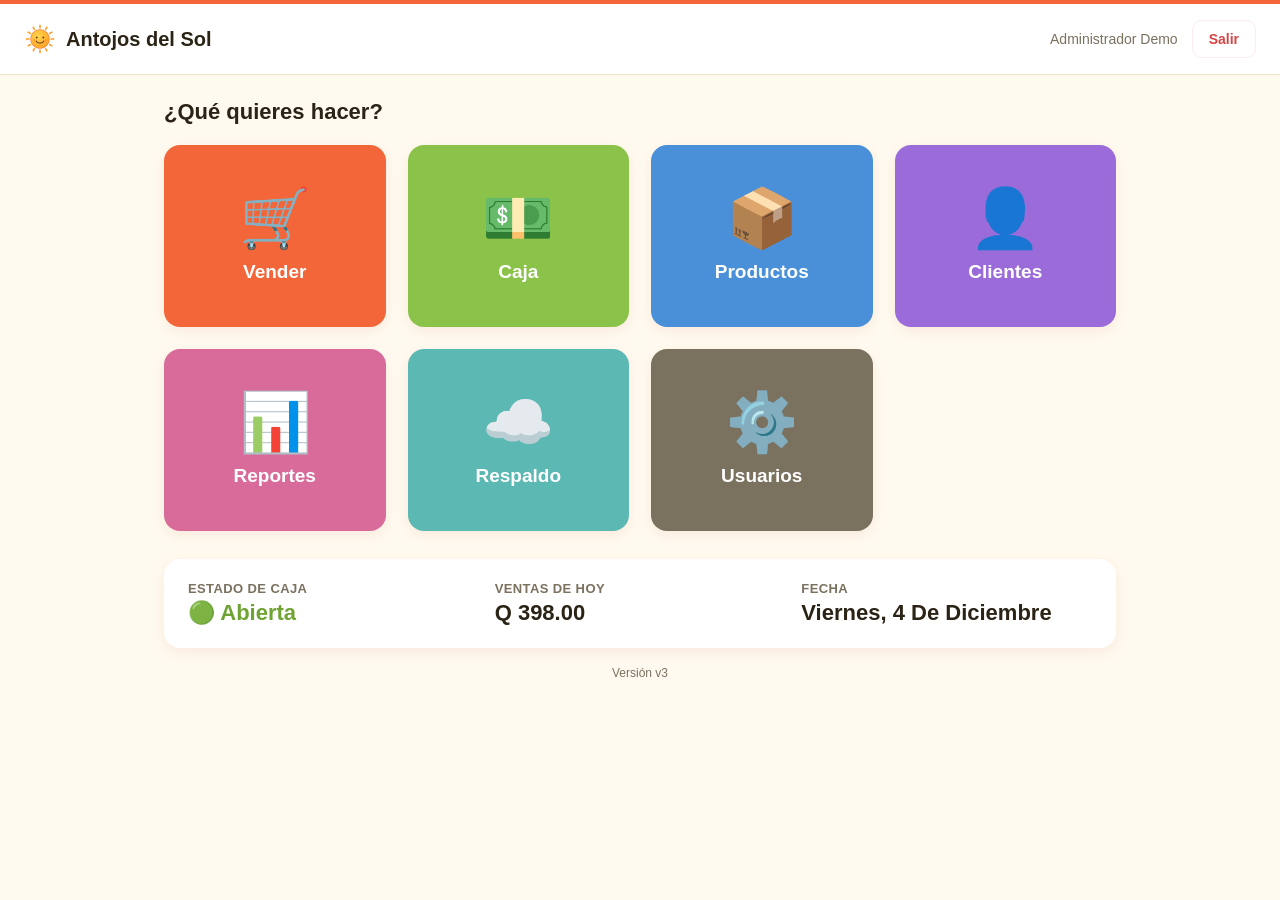
<file: index.html>
<!DOCTYPE html>
<html lang="es">
<head>
  <meta charset="UTF-8" />
  <meta name="viewport" content="width=device-width, initial-scale=1, maximum-scale=1, user-scalable=no, viewport-fit=cover" />
  <title>Antojos del Sol - Control de Ventas</title>

  <link rel="manifest" href="manifest.json" />
  <meta name="theme-color" content="#f2663a" />

  <!-- Soporte específico para "Agregar a inicio" en iOS/Safari -->
  <meta name="apple-mobile-web-app-capable" content="yes" />
  <meta name="apple-mobile-web-app-status-bar-style" content="black-translucent" />
  <meta name="apple-mobile-web-app-title" content="Antojos del Sol" />
  <link rel="apple-touch-icon" href="icons/icon-192.png" />

  <link rel="stylesheet" href="css/styles.css" />
  <link rel="stylesheet" href="css/movil.css" />
</head>
<body>
  <div class="pantalla-login">
    <div class="tarjeta-login">
      <div class="tarjeta-login__logo">
        <img src="icons/logo.png" alt="Antojos del Sol" class="logo-imagen" />
      </div>
      <h1 id="titulo-app">Iniciar sesión</h1>
      <p class="subtitulo" id="subtitulo-app">Antojos del Sol</p>

      <!-- Login normal -->
      <form id="form-login" class="oculto">
        <div class="mensaje-error" id="error-login"></div>

        <div class="campo">
          <label for="login-usuario">Usuario</label>
          <input type="text" id="login-usuario" autocomplete="username" autocapitalize="none" required />
        </div>

        <div class="campo">
          <label for="login-password">Contraseña</label>
          <input type="password" id="login-password" autocomplete="current-password" required />
        </div>

        <button type="submit" class="boton boton-primario">Entrar</button>
      </form>

      <!-- Primer arranque: crear cuenta de dueña -->
      <form id="form-setup" class="oculto">
        <div class="mensaje-error" id="error-setup"></div>

        <div class="campo">
          <label for="setup-nombre">Tu nombre</label>
          <input type="text" id="setup-nombre" autocomplete="name" required />
        </div>

        <div class="campo">
          <label for="setup-usuario">Usuario</label>
          <input type="text" id="setup-usuario" autocomplete="username" autocapitalize="none" required />
        </div>

        <div class="campo">
          <label for="setup-password">Contraseña</label>
          <input type="password" id="setup-password" autocomplete="new-password" required />
        </div>

        <div class="campo">
          <label for="setup-password-confirma">Confirmar contraseña</label>
          <input type="password" id="setup-password-confirma" autocomplete="new-password" required />
        </div>

        <button type="submit" class="boton boton-primario">Crear cuenta y entrar</button>
      </form>

      <p class="pie-login">Versión de demostración · Usuario: <b>demo</b> · Contraseña: <b>demo</b></p>
      <p class="pie-login"><button type="button" id="boton-restablecer-demo" style="background:none;border:0;color:inherit;text-decoration:underline;font-size:inherit;padding:0">Restablecer datos de ejemplo</button></p>
    </div>
  </div>

  <script src="js/sha256.js"></script>
  <script src="js/db.js"></script>
  <script src="js/auth.js"></script>
  <script src="js/demo-seed.js"></script>
  <script src="js/app.js"></script>
  <script src="js/registrar-sw.js"></script>
</body>
</html>
</file>
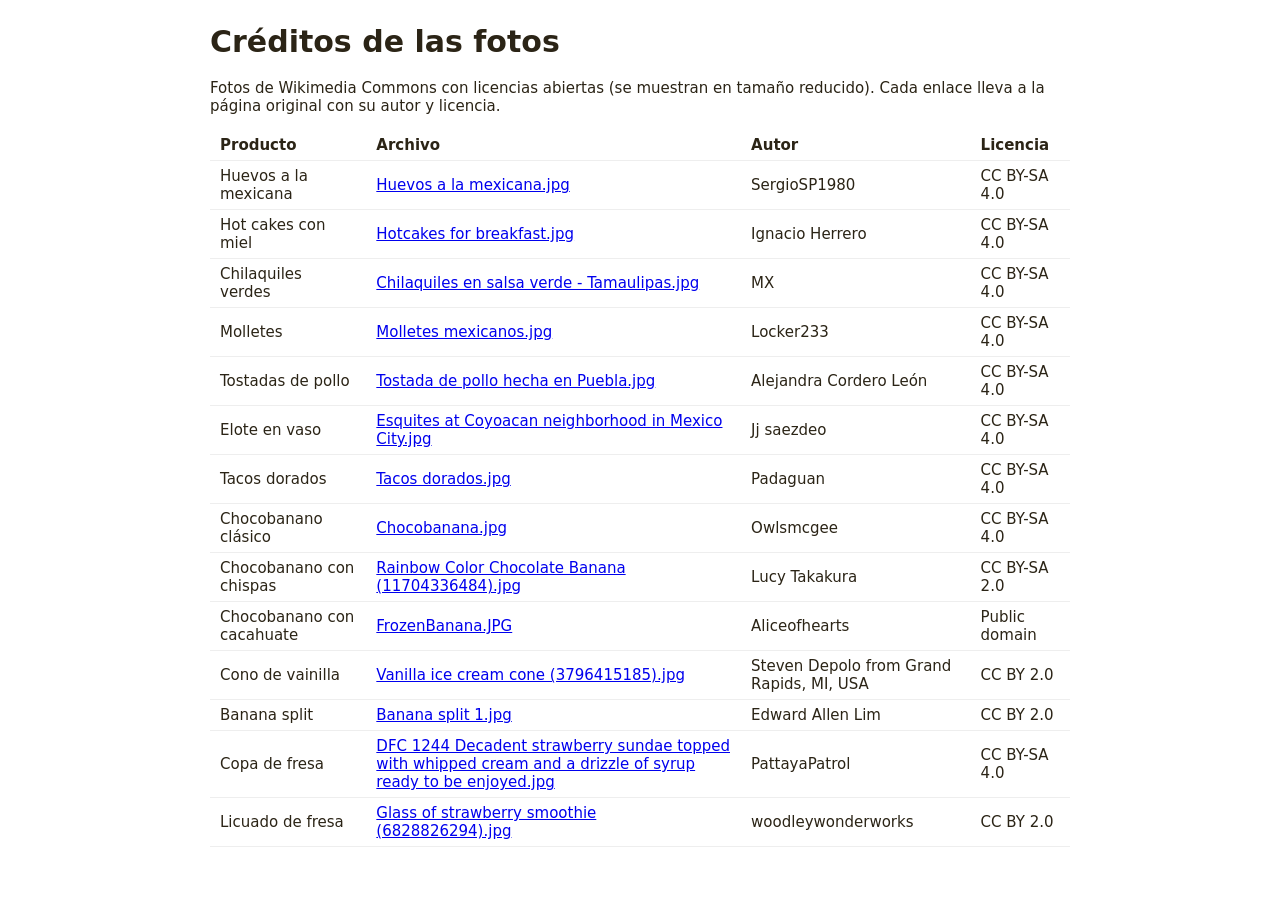
<file: creditos.html>
<!doctype html><html lang="es"><head><meta charset="utf-8"><meta name="viewport" content="width=device-width,initial-scale=1"><title>Créditos de las fotos</title><style>body{font:15px system-ui;max-width:860px;margin:24px auto;padding:0 16px;color:#2b2416}td,th{padding:6px 10px;border-bottom:1px solid #eee;text-align:left}table{border-collapse:collapse;width:100%}</style></head><body><h1>Créditos de las fotos</h1><p>Fotos de Wikimedia Commons con licencias abiertas (se muestran en tamaño reducido). Cada enlace lleva a la página original con su autor y licencia.</p><table><tr><th>Producto</th><th>Archivo</th><th>Autor</th><th>Licencia</th></tr><tr><td>Huevos a la mexicana</td><td><a href="https://commons.wikimedia.org/w/index.php?curid=106512862">Huevos a la mexicana.jpg</a></td><td>SergioSP1980</td><td>CC BY-SA 4.0</td></tr><tr><td>Hot cakes con miel</td><td><a href="https://commons.wikimedia.org/w/index.php?curid=106297122">Hotcakes for breakfast.jpg</a></td><td>Ignacio Herrero</td><td>CC BY-SA 4.0</td></tr><tr><td>Chilaquiles verdes</td><td><a href="https://commons.wikimedia.org/w/index.php?curid=73809104">Chilaquiles en salsa verde - Tamaulipas.jpg</a></td><td>MX</td><td>CC BY-SA 4.0</td></tr><tr><td>Molletes</td><td><a href="https://commons.wikimedia.org/w/index.php?curid=42599910">Molletes mexicanos.jpg</a></td><td>Locker233</td><td>CC BY-SA 4.0</td></tr><tr><td>Tostadas de pollo</td><td><a href="https://commons.wikimedia.org/w/index.php?curid=106005598">Tostada de pollo hecha en Puebla.jpg</a></td><td>Alejandra Cordero León</td><td>CC BY-SA 4.0</td></tr><tr><td>Elote en vaso</td><td><a href="https://commons.wikimedia.org/w/index.php?curid=87152675">Esquites at Coyoacan neighborhood in Mexico City.jpg</a></td><td>Jj saezdeo</td><td>CC BY-SA 4.0</td></tr><tr><td>Tacos dorados</td><td><a href="https://commons.wikimedia.org/w/index.php?curid=36390924">Tacos dorados.jpg</a></td><td>Padaguan</td><td>CC BY-SA 4.0</td></tr><tr><td>Chocobanano clásico</td><td><a href="https://commons.wikimedia.org/w/index.php?curid=47344068">Chocobanana.jpg</a></td><td>Owlsmcgee</td><td>CC BY-SA 4.0</td></tr><tr><td>Chocobanano con chispas</td><td><a href="https://commons.wikimedia.org/w/index.php?curid=54683273">Rainbow Color Chocolate Banana (11704336484).jpg</a></td><td>Lucy Takakura</td><td>CC BY-SA 2.0</td></tr><tr><td>Chocobanano con cacahuate</td><td><a href="https://commons.wikimedia.org/w/index.php?curid=4882138">FrozenBanana.JPG</a></td><td>Aliceofhearts</td><td>Public domain</td></tr><tr><td>Cono de vainilla</td><td><a href="https://commons.wikimedia.org/w/index.php?curid=28848855">Vanilla ice cream cone (3796415185).jpg</a></td><td>Steven Depolo from Grand Rapids, MI, USA</td><td>CC BY 2.0</td></tr><tr><td>Banana split</td><td><a href="https://commons.wikimedia.org/w/index.php?curid=70288050">Banana split 1.jpg</a></td><td>Edward Allen Lim</td><td>CC BY 2.0</td></tr><tr><td>Copa de fresa</td><td><a href="https://commons.wikimedia.org/w/index.php?curid=194283804">DFC 1244 Decadent strawberry sundae topped with whipped cream and a drizzle of syrup ready to be enjoyed.jpg</a></td><td>PattayaPatrol</td><td>CC BY-SA 4.0</td></tr><tr><td>Licuado de fresa</td><td><a href="https://commons.wikimedia.org/w/index.php?curid=39796214">Glass of strawberry smoothie (6828826294).jpg</a></td><td>woodleywonderworks</td><td>CC BY 2.0</td></tr></table></body></html>
</file>
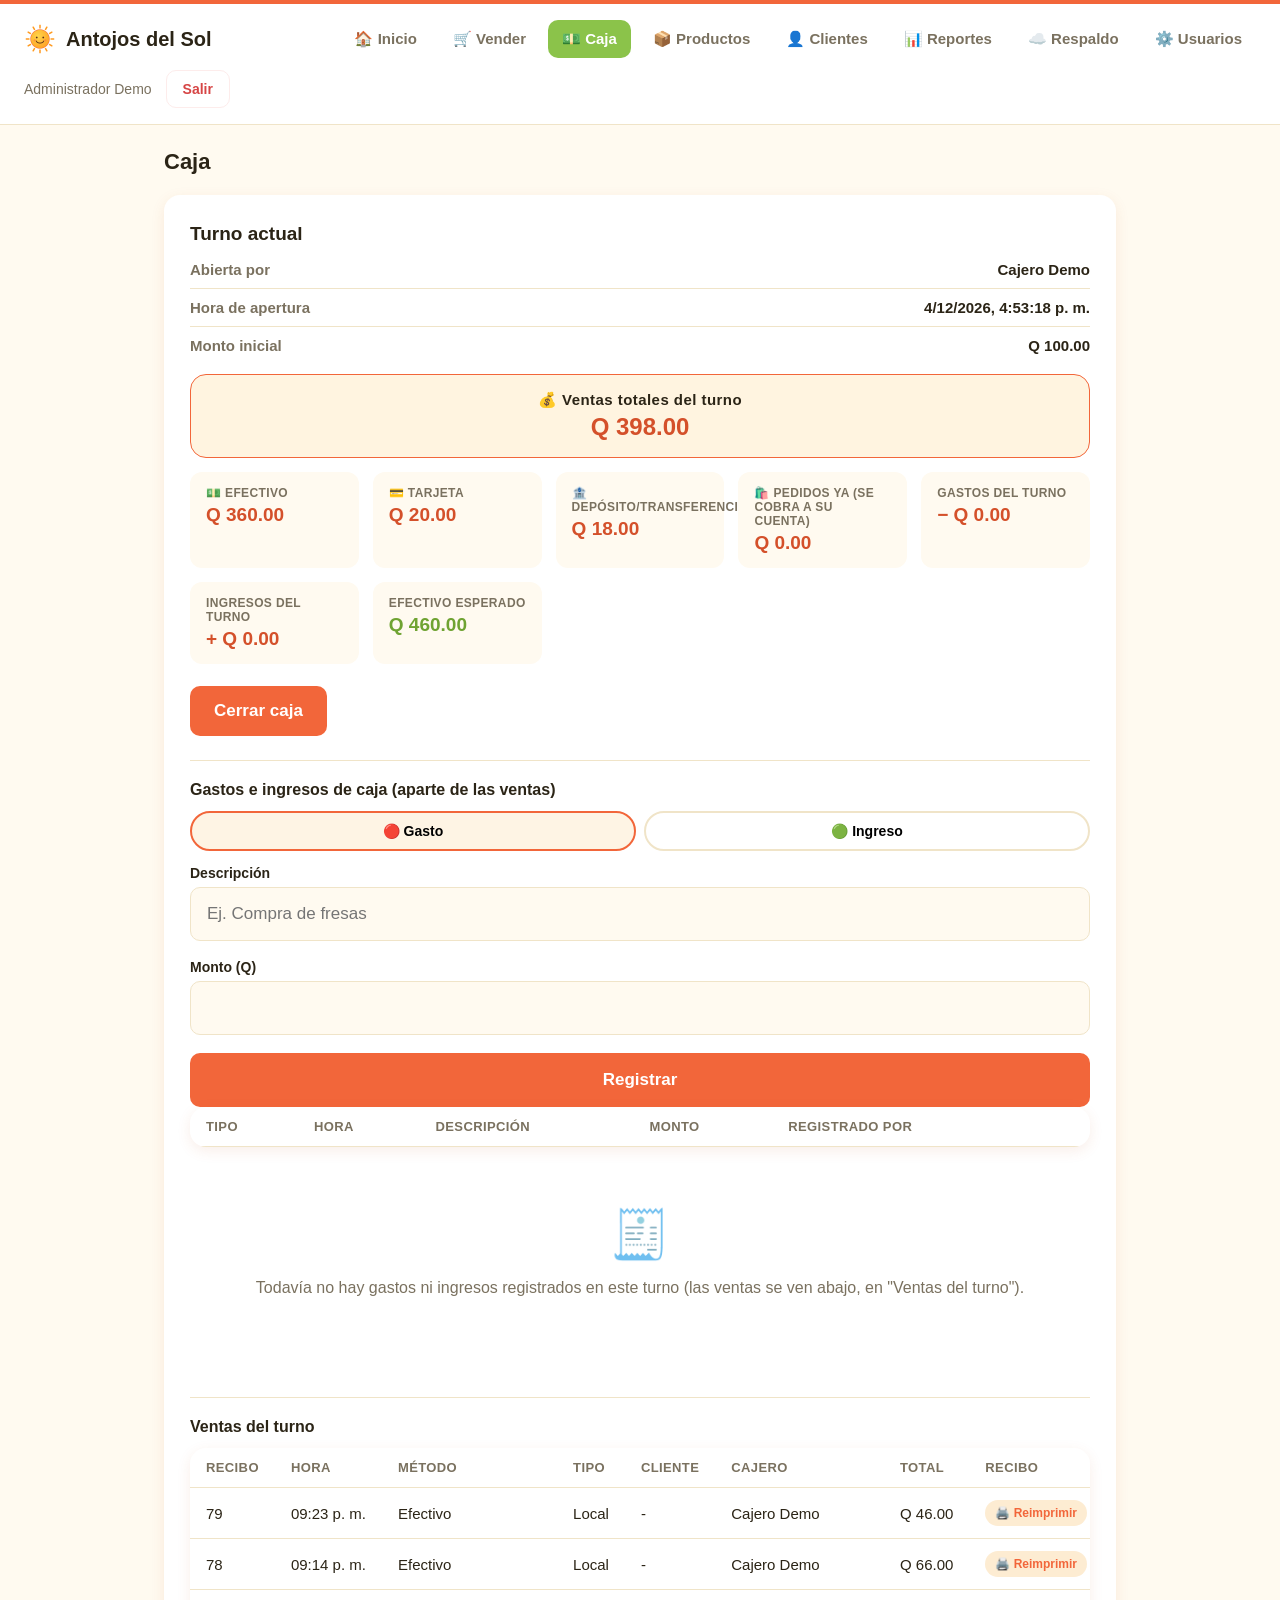
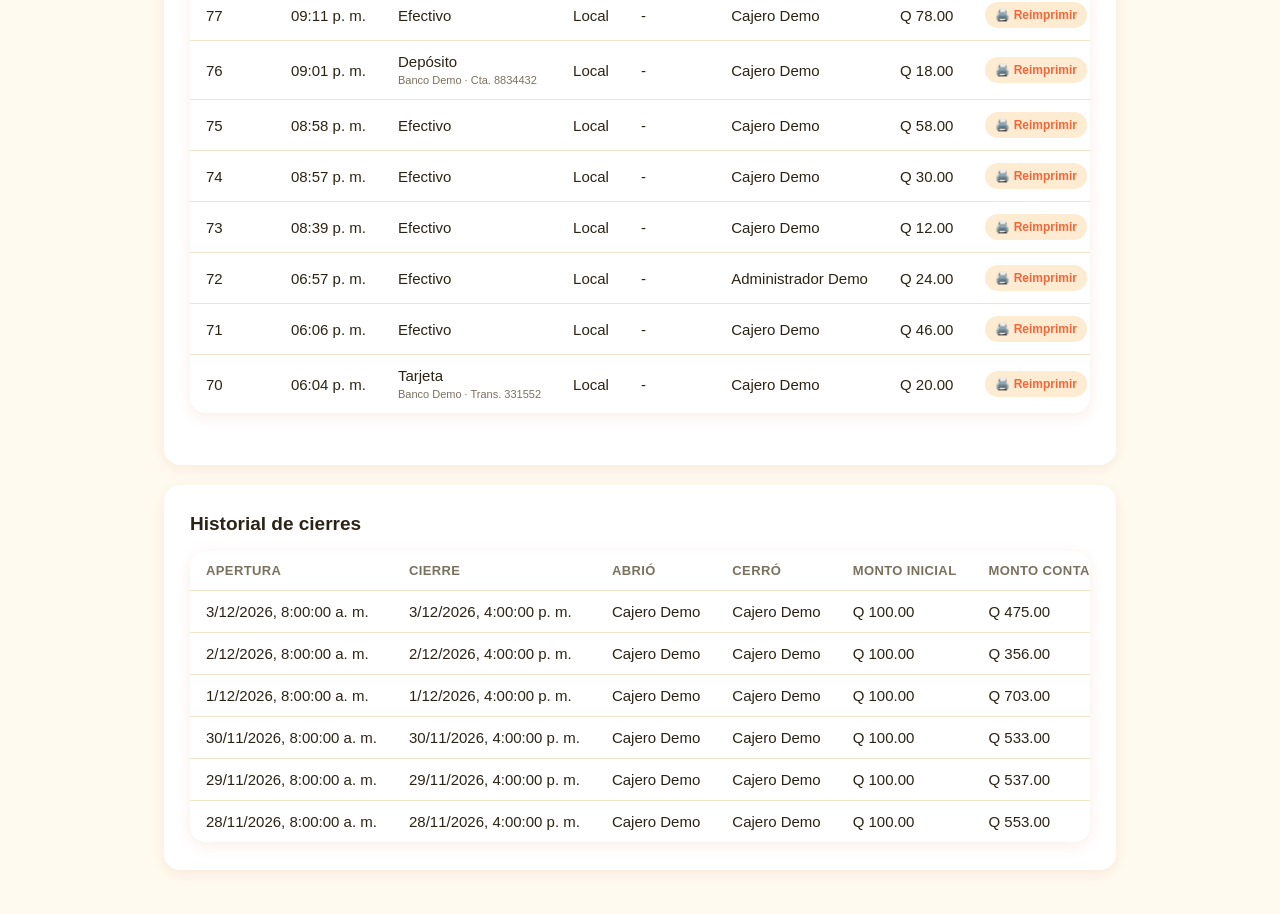
<file: pages/caja.html>
<!DOCTYPE html>
<html lang="es">
<head>
  <meta charset="UTF-8" />
  <meta name="viewport" content="width=device-width, initial-scale=1, maximum-scale=1, user-scalable=no, viewport-fit=cover" />
  <title>Caja - Antojos del Sol</title>

  <link rel="manifest" href="../manifest.json" />
  <meta name="theme-color" content="#f2663a" />
  <meta name="apple-mobile-web-app-capable" content="yes" />
  <meta name="apple-mobile-web-app-status-bar-style" content="black-translucent" />
  <meta name="apple-mobile-web-app-title" content="Antojos del Sol" />
  <link rel="apple-touch-icon" href="../icons/icon-192.png" />

  <link rel="stylesheet" href="../css/styles.css" />
  <link rel="stylesheet" href="../css/movil.css" />
</head>
<body>
  <div class="app-shell">
    <header class="app-header">
      <div class="app-header__izquierda">
        <img src="../icons/logo.png" alt="Antojos del Sol" class="logo-imagen--header" />
        <h1 class="app-header__titulo">Antojos del Sol</h1>
      </div>

      <nav class="app-nav">
        <a href="inicio.html">🏠 Inicio</a>
        <a href="venta.html">🛒 Vender</a>
        <a href="caja.html" class="activo">💵 Caja</a>
        <a href="productos.html">📦 Productos</a>
        <a href="clientes.html">👤 Clientes</a>
        <a href="reportes.html" id="nav-reportes">📊 Reportes</a>
        <a href="respaldo.html" id="nav-respaldo">☁️ Respaldo</a>
        <a href="usuarios.html" id="nav-usuarios">⚙️ Usuarios</a>
      </nav>

      <div class="app-header__derecha">
        <span class="app-header__usuario" id="nombre-usuario-activo"></span>
        <button class="boton-salir" id="boton-salir">Salir</button>
      </div>
    </header>

    <main class="app-main">
      <div class="app-main__header">
        <h2>Caja</h2>
      </div>

      <!-- Estado: sin caja abierta -->
      <div class="tarjeta-caja oculto" id="tarjeta-sin-caja">
        <div class="caja-estado-vacio">
          <span class="icono">💰</span>
          <p>No hay una caja abierta.<br />Cuenta el efectivo del cajón para iniciar el turno.</p>
        </div>

        <div class="mensaje-error" id="error-abrir-caja"></div>

        <form id="form-abrir-caja">
          <div class="campo">
            <label for="monto-inicial">Monto inicial en efectivo (Q)</label>
            <input type="number" id="monto-inicial" min="0" step="0.01" inputmode="decimal" required />
          </div>

          <button type="submit" class="boton boton-primario">Abrir caja</button>
        </form>
      </div>

      <!-- Estado: caja abierta -->
      <div class="tarjeta-caja oculto" id="tarjeta-caja-abierta">
        <h3>Turno actual</h3>

        <div class="caja-info-lista">
          <div class="caja-info-fila">
            <span>Abierta por</span>
            <span id="caja-usuario">-</span>
          </div>
          <div class="caja-info-fila">
            <span>Hora de apertura</span>
            <span id="caja-hora-apertura">-</span>
          </div>
          <div class="caja-info-fila" data-solo-admin>
            <span>Monto inicial</span>
            <span id="caja-monto-inicial">Q 0.00</span>
          </div>
        </div>

        <p class="subtitulo-seccion oculto" id="aviso-caja-cajero">Turno en curso. Los montos, las ventas del turno y el cierre de caja los maneja el administrador.</p>

        <div class="caja-resumen-item caja-resumen-item--total-ventas" data-solo-admin>
          <span class="caja-resumen-item__etiqueta">💰 Ventas totales del turno</span>
          <span class="caja-resumen-item__valor" id="caja-total-ventas">Q 0.00</span>
        </div>

        <div class="caja-resumen-grid" data-solo-admin>
          <div class="caja-resumen-item">
            <span class="caja-resumen-item__etiqueta">💵 Efectivo</span>
            <span class="caja-resumen-item__valor" id="caja-total-efectivo">Q 0.00</span>
          </div>
          <div class="caja-resumen-item">
            <span class="caja-resumen-item__etiqueta">💳 Tarjeta</span>
            <span class="caja-resumen-item__valor" id="caja-total-tarjeta">Q 0.00</span>
          </div>
          <div class="caja-resumen-item">
            <span class="caja-resumen-item__etiqueta">🏦 Depósito/transferencia</span>
            <span class="caja-resumen-item__valor" id="caja-total-deposito">Q 0.00</span>
          </div>
          <div class="caja-resumen-item">
            <span class="caja-resumen-item__etiqueta">🛍️ Pedidos Ya (se cobra a su cuenta)</span>
            <span class="caja-resumen-item__valor" id="caja-total-pedidosya">Q 0.00</span>
          </div>
          <div class="caja-resumen-item">
            <span class="caja-resumen-item__etiqueta">Gastos del turno</span>
            <span class="caja-resumen-item__valor" id="caja-total-gastos">− Q 0.00</span>
          </div>
          <div class="caja-resumen-item">
            <span class="caja-resumen-item__etiqueta">Ingresos del turno</span>
            <span class="caja-resumen-item__valor" id="caja-total-ingresos">+ Q 0.00</span>
          </div>

          <div class="caja-resumen-item caja-resumen-item--esperado">
            <span class="caja-resumen-item__etiqueta">Efectivo esperado</span>
            <span class="caja-resumen-item__valor" id="caja-efectivo-esperado">Q 0.00</span>
          </div>
        </div>

        <button type="button" class="boton boton-primario boton-ancho-auto" id="boton-cerrar-caja" data-solo-admin>
          Cerrar caja
        </button>

        <!-- Movimientos de caja (gastos e ingresos) -->
        <div class="caja-movimientos">
          <h4>Gastos e ingresos de caja (aparte de las ventas)</h4>

          <div class="mensaje-error" id="error-agregar-movimiento"></div>
          <div class="mensaje-exito oculto" id="exito-movimiento">Registrado.</div>

          <form id="form-agregar-movimiento">
            <div class="chip-selector" id="selector-tipo-movimiento">
              <button type="button" class="chip-tipo-movimiento chip-tipo-movimiento--activo" data-tipo="gasto" id="chip-tipo-gasto">🔴 Gasto</button>
              <button type="button" class="chip-tipo-movimiento" data-tipo="ingreso" id="chip-tipo-ingreso">🟢 Ingreso</button>
            </div>
            <input type="hidden" id="movimiento-tipo" value="gasto" />

            <div class="campo">
              <label for="movimiento-descripcion">Descripción</label>
              <input type="text" id="movimiento-descripcion" placeholder="Ej. Compra de fresas" required />
            </div>

            <div class="campo">
              <label for="movimiento-monto">Monto (Q)</label>
              <input type="number" id="movimiento-monto" min="0" step="0.01" inputmode="decimal" required />
            </div>

            <button type="submit" class="boton boton-primario">Registrar</button>
          </form>

          <div class="tabla-reportes-envoltorio" data-solo-admin>
            <table class="tabla-reportes">
              <thead>
                <tr>
                  <th>Tipo</th>
                  <th>Hora</th>
                  <th>Descripción</th>
                  <th>Monto</th>
                  <th>Registrado por</th>
                  <th></th>
                </tr>
              </thead>
              <tbody id="cuerpo-lista-movimientos"></tbody>
            </table>
          </div>

          <div id="estado-vacio-movimientos" class="estado-vacio oculto" data-solo-admin>
            <span class="icono">🧾</span>
            <p>Todavía no hay gastos ni ingresos registrados en este turno (las ventas se ven abajo, en "Ventas del turno").</p>
          </div>
        </div>

        <!-- Ventas del turno actual -->
        <div class="caja-ventas-turno" data-solo-admin>
          <h4>Ventas del turno</h4>

          <div class="tabla-reportes-envoltorio">
            <table class="tabla-reportes">
              <thead>
                <tr>
                  <th>Recibo</th>
                  <th>Hora</th>
                  <th>Método</th>
                  <th>Tipo</th>
                  <th>Cliente</th>
                  <th>Cajero</th>
                  <th>Total</th>
                  <th>Recibo</th>
                </tr>
              </thead>
              <tbody id="cuerpo-ventas-turno"></tbody>
            </table>
          </div>

          <div id="estado-vacio-ventas-turno" class="estado-vacio oculto">
            <span class="icono">🧺</span>
            <p>Todavía no hay ventas registradas en este turno.</p>
          </div>
        </div>
      </div>

      <!-- Historial de cajas cerradas -->
      <div class="tarjeta-caja" data-solo-admin>
        <h3>Historial de cierres</h3>

        <div class="tabla-reportes-envoltorio">
          <table class="tabla-reportes">
            <thead>
              <tr>
                <th>Apertura</th>
                <th>Cierre</th>
                <th>Abrió</th>
                <th>Cerró</th>
                <th>Monto inicial</th>
                <th>Monto contado</th>
                <th>Diferencia</th>
              </tr>
            </thead>
            <tbody id="cuerpo-historial-cajas"></tbody>
          </table>
        </div>

        <div id="estado-vacio-historial" class="estado-vacio oculto">
          <span class="icono">🗂️</span>
          <p>Todavía no hay cierres de caja registrados.</p>
        </div>
      </div>
    </main>
  </div>

  <!-- Modal cerrar caja -->
  <div class="fondo-modal oculto" id="fondo-modal-cierre">
    <div class="tarjeta-modal">
      <button type="button" class="boton-cerrar-modal-x" id="boton-cerrar-modal-cierre-x">✕</button>
      <h3>Cerrar caja</h3>

      <div id="paso-conteo-cierre">
        <p>Cuenta el efectivo físico que hay en el cajón e ingrésalo aquí.</p>

        <div class="mensaje-error" id="error-cerrar-caja"></div>

        <form id="form-cerrar-caja">
          <div class="campo">
            <label for="monto-contado">Efectivo contado (Q)</label>
            <input type="number" id="monto-contado" min="0" step="0.01" inputmode="decimal" required />
          </div>

          <div class="modal-acciones">
            <button type="button" class="boton boton-secundario" id="boton-cancelar-cierre">Cancelar</button>
            <button type="submit" class="boton boton-primario">Calcular</button>
          </div>
        </form>
      </div>

      <div id="paso-resultado-cierre" class="oculto">
        <div id="caja-resultado-cierre-caja"></div>

        <div class="campo" id="campo-motivo-diferencia">
          <label for="motivo-diferencia">Nota / motivo de la diferencia (opcional)</label>
          <textarea id="motivo-diferencia" rows="2" placeholder="Ej. Faltan Q200 porque se compró comida para el personal"></textarea>
        </div>

        <div class="modal-acciones">
          <button type="button" class="boton boton-secundario" id="boton-volver-conteo">Volver</button>
          <button type="button" class="boton boton-primario" id="boton-confirmar-cierre">Confirmar cierre</button>
        </div>
      </div>
    </div>
  </div>

  <!-- Modal detalle de caja histórica -->
  <div class="fondo-modal oculto" id="fondo-modal-detalle-caja">
    <div class="tarjeta-modal tarjeta-modal--ancha">
      <button type="button" class="boton-cerrar-modal-x" id="boton-cerrar-detalle-caja-x">✕</button>
      <h3>Detalle del turno</h3>
      <div id="contenido-detalle-caja"></div>
      <div class="modal-acciones">
        <button type="button" class="boton boton-secundario" id="boton-cerrar-detalle-caja">Cerrar</button>
      </div>
    </div>
  </div>

  <script src="../js/sha256.js"></script>
  <script src="../js/db.js"></script>
  <script src="../js/auth.js"></script>
  <script src="../js/pin.js"></script>
  <script src="../js/impresora-ble.js"></script>
  <script src="../js/caja.js"></script>
  <script src="../js/aviso-respaldo.js"></script>
  <script src="../js/registrar-sw.js"></script>
</body>
</html>
</file>
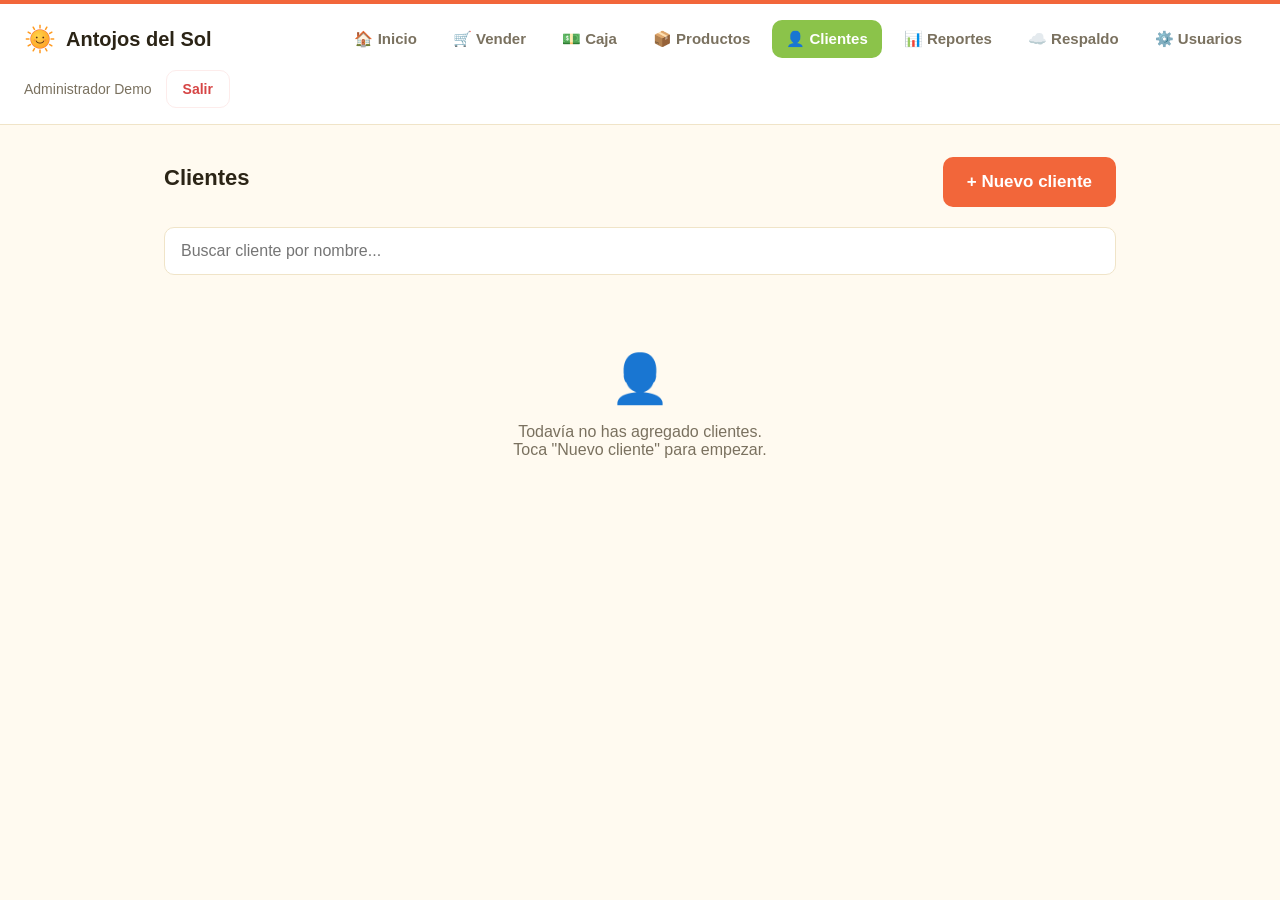
<file: pages/clientes.html>
<!DOCTYPE html>
<html lang="es">
<head>
  <meta charset="UTF-8" />
  <meta name="viewport" content="width=device-width, initial-scale=1, maximum-scale=1, user-scalable=no, viewport-fit=cover" />
  <title>Clientes - Antojos del Sol</title>

  <link rel="manifest" href="../manifest.json" />
  <meta name="theme-color" content="#f2663a" />
  <meta name="apple-mobile-web-app-capable" content="yes" />
  <meta name="apple-mobile-web-app-status-bar-style" content="black-translucent" />
  <meta name="apple-mobile-web-app-title" content="Antojos del Sol" />
  <link rel="apple-touch-icon" href="../icons/icon-192.png" />

  <link rel="stylesheet" href="../css/styles.css" />
  <link rel="stylesheet" href="../css/movil.css" />
</head>
<body>
  <div class="app-shell">
    <header class="app-header">
      <div class="app-header__izquierda">
        <img src="../icons/logo.png" alt="Antojos del Sol" class="logo-imagen--header" />
        <h1 class="app-header__titulo">Antojos del Sol</h1>
      </div>

      <nav class="app-nav">
        <a href="inicio.html">🏠 Inicio</a>
        <a href="venta.html">🛒 Vender</a>
        <a href="caja.html">💵 Caja</a>
        <a href="productos.html">📦 Productos</a>
        <a href="clientes.html" class="activo">👤 Clientes</a>
        <a href="reportes.html" id="nav-reportes">📊 Reportes</a>
        <a href="respaldo.html" id="nav-respaldo">☁️ Respaldo</a>
        <a href="usuarios.html" id="nav-usuarios">⚙️ Usuarios</a>
      </nav>

      <div class="app-header__derecha">
        <span class="app-header__usuario" id="nombre-usuario-activo"></span>
        <button class="boton-salir" id="boton-salir">Salir</button>
      </div>
    </header>

    <main class="app-main">
      <div class="app-main__header">
        <h2>Clientes</h2>
        <button class="boton boton-primario boton-ancho-auto" id="boton-nuevo-cliente">
          + Nuevo cliente
        </button>
      </div>

      <input
        type="search"
        id="buscador-clientes"
        class="buscador-productos"
        placeholder="Buscar cliente por nombre..."
      />

      <div id="lista-clientes" class="lista-tarjetas"></div>

      <div id="estado-vacio" class="estado-vacio oculto">
        <span class="icono">👤</span>
        <p id="estado-vacio-texto">Todavía no has agregado clientes.<br />Toca "Nuevo cliente" para empezar.</p>
      </div>
    </main>
  </div>

  <!-- Modal crear/editar cliente -->
  <div class="fondo-modal oculto" id="fondo-modal">
    <div class="tarjeta-modal">
      <button type="button" class="boton-cerrar-modal-x" id="boton-cerrar-modal-x">✕</button>
      <h3 id="titulo-modal">Nuevo cliente</h3>

      <form id="form-cliente">
        <input type="hidden" id="cliente-id" />

        <div class="mensaje-error" id="error-cliente"></div>

        <div class="campo">
          <label for="cliente-nombre">Nombre</label>
          <input type="text" id="cliente-nombre" required />
        </div>

        <div class="campo">
          <label for="cliente-telefono">Teléfono (opcional)</label>
          <input type="text" id="cliente-telefono" inputmode="tel" />
        </div>

        <div class="campo">
          <label for="cliente-telefono-alterno">Teléfono alterno (opcional)</label>
          <input type="text" id="cliente-telefono-alterno" inputmode="tel" />
        </div>

        <div class="campo">
          <label for="cliente-direccion">Dirección (opcional)</label>
          <input type="text" id="cliente-direccion" />
        </div>

        <div class="campo">
          <label for="cliente-notas">Notas (opcional)</label>
          <textarea id="cliente-notas" rows="2" placeholder="Ej. casa de dos pisos, portón negro"></textarea>
        </div>

        <div class="modal-acciones">
          <button type="button" class="boton boton-secundario" id="boton-cancelar-modal">Cancelar</button>
          <button type="submit" class="boton boton-primario">Guardar</button>
        </div>
      </form>
    </div>
  </div>

  <!-- Historial de ventas de un cliente -->
  <div class="fondo-modal oculto" id="fondo-historial-cliente">
    <div class="tarjeta-modal tarjeta-modal--ancha">
      <button type="button" class="boton-cerrar-modal-x" id="boton-cerrar-historial-cliente-x">✕</button>
      <h3 id="titulo-historial-cliente">Ventas del cliente</h3>
      <div id="contenido-historial-cliente"></div>
      <div class="modal-acciones">
        <button type="button" class="boton boton-secundario" id="boton-cerrar-historial-cliente">Cerrar</button>
      </div>
    </div>
  </div>

  <script src="../js/sha256.js"></script>
  <script src="../js/db.js"></script>
  <script src="../js/auth.js"></script>
  <script src="../js/clientes.js"></script>
  <script src="../js/registrar-sw.js"></script>
</body>
</html>
</file>
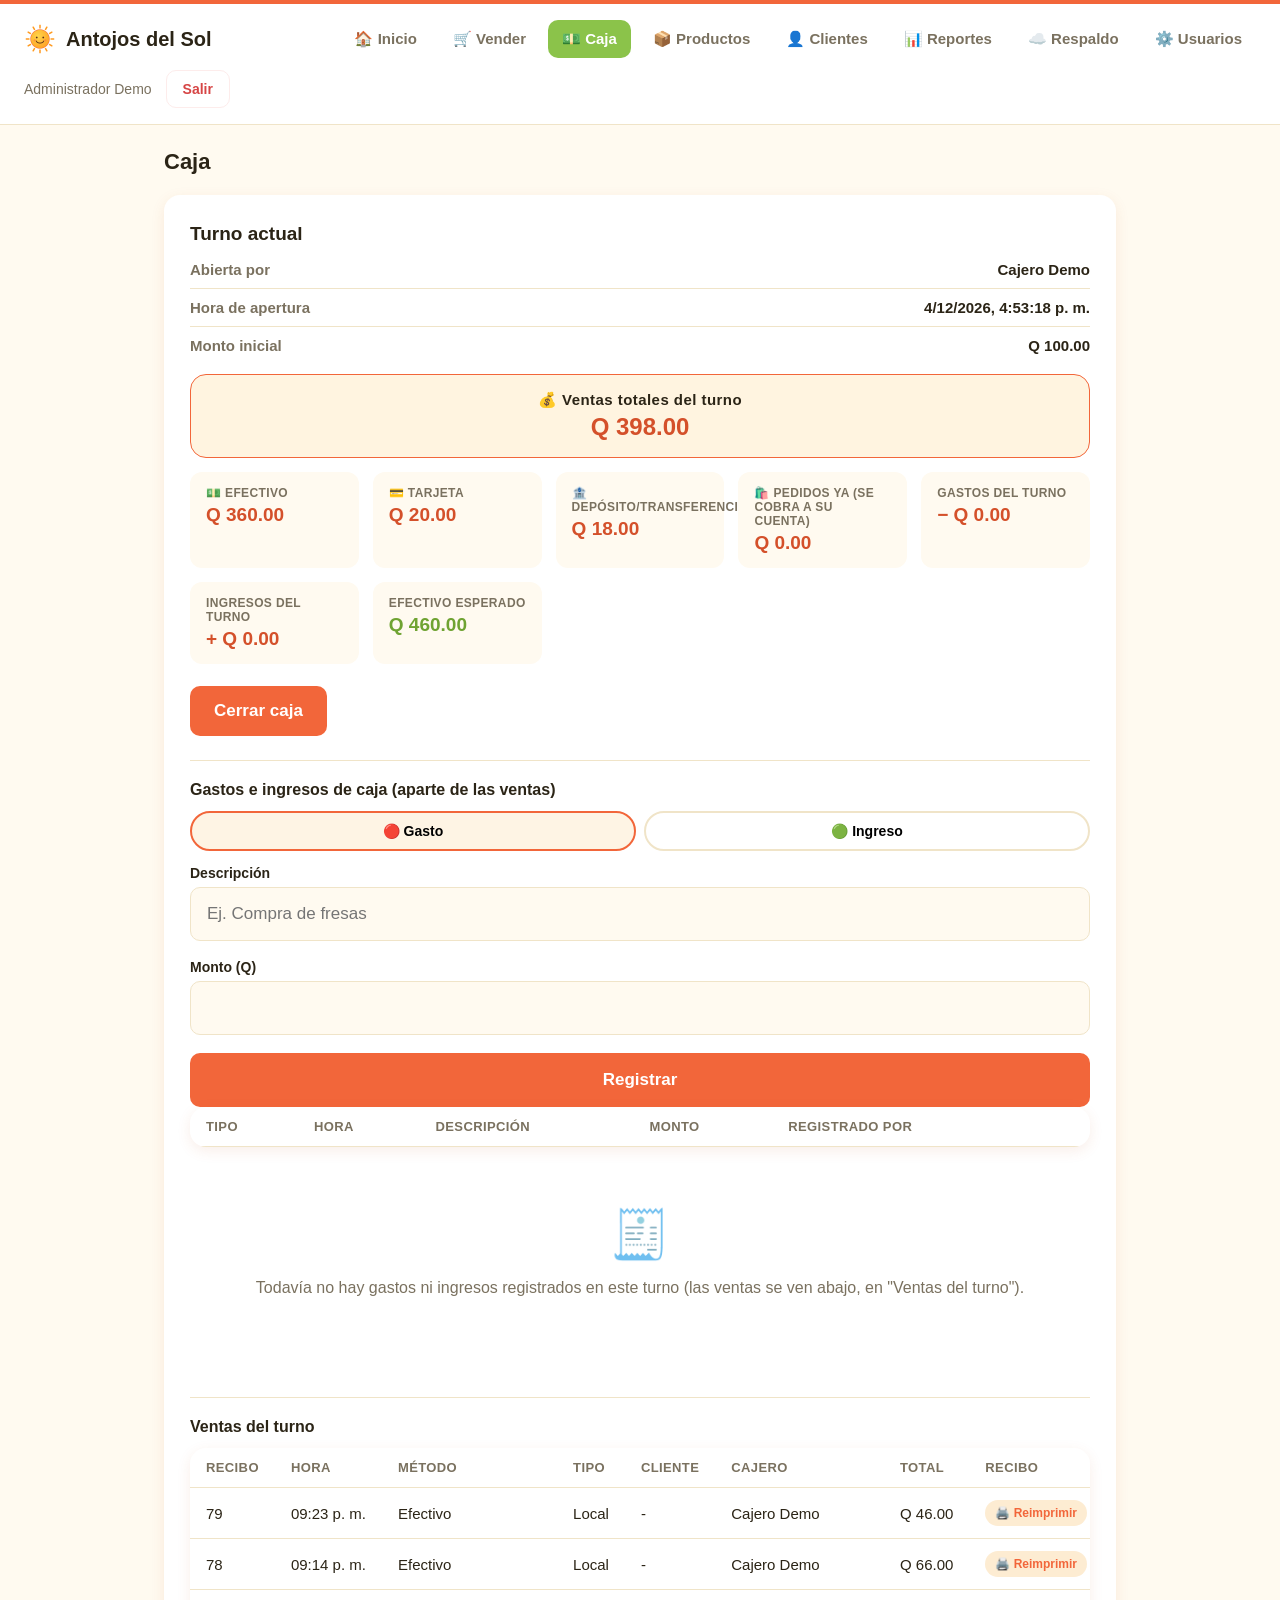
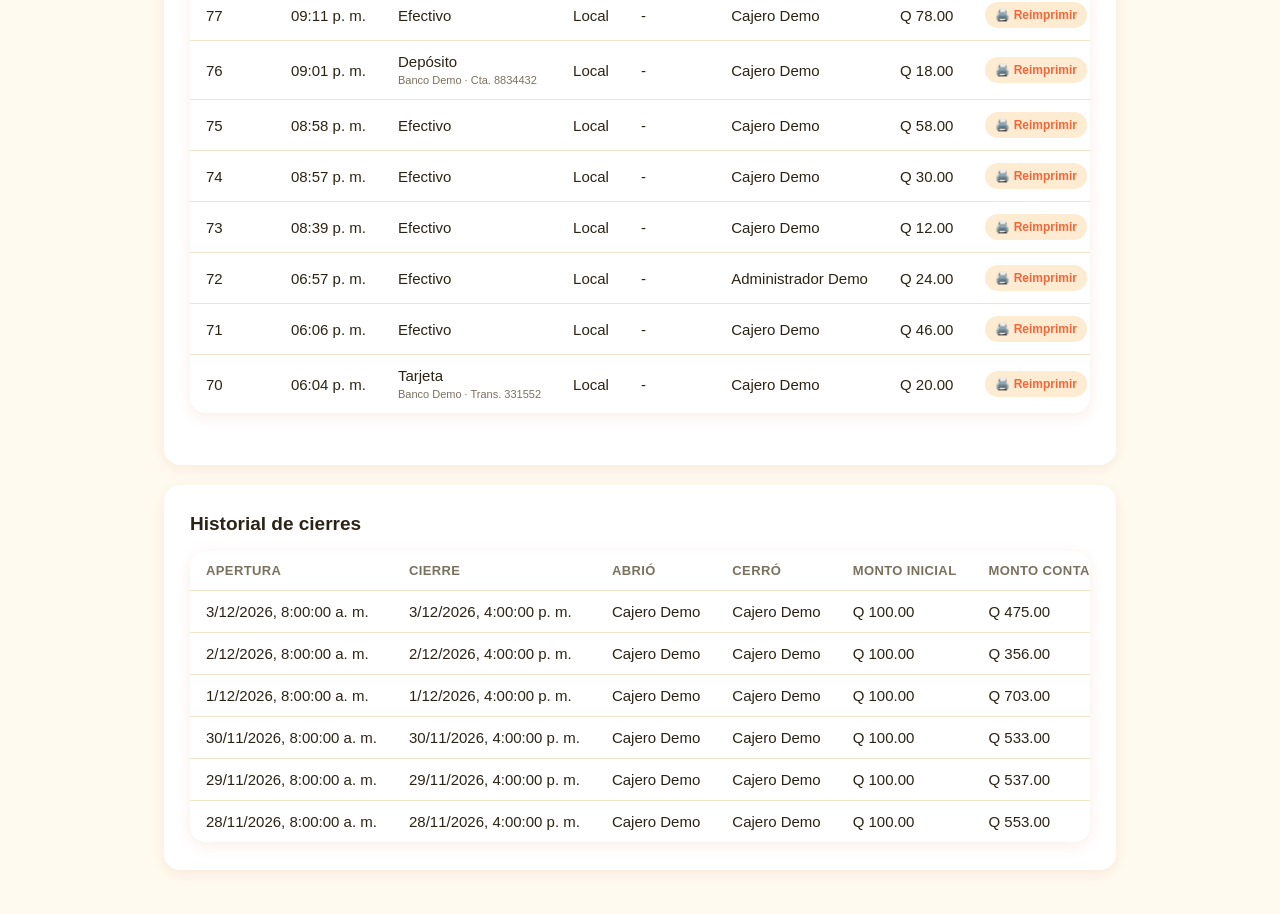
<file: pages/gastos.html>
<!DOCTYPE html>
<html lang="es">
<head>
  <meta charset="UTF-8" />
  <meta http-equiv="refresh" content="0; url=caja.html" />
  <title>Redirigiendo... - Antojos del Sol</title>
</head>
<body>
  <!-- Gastos ahora vive dentro de Caja ("Movimientos de caja"). -->
  <script>window.location.replace('caja.html');</script>
</body>
</html>
</file>
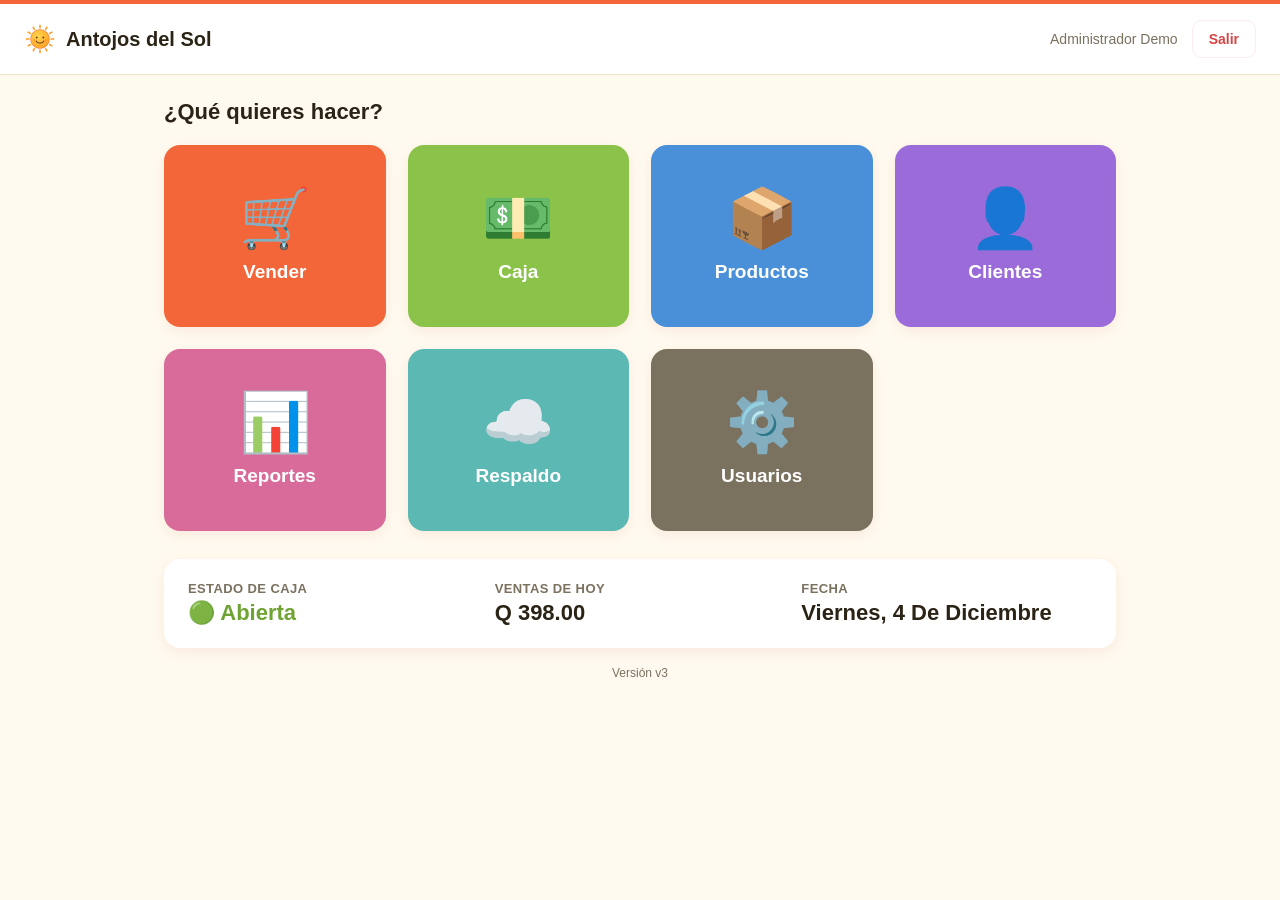
<file: pages/inicio.html>
<!DOCTYPE html>
<html lang="es">
<head>
  <meta charset="UTF-8" />
  <meta name="viewport" content="width=device-width, initial-scale=1, maximum-scale=1, user-scalable=no, viewport-fit=cover" />
  <title>Inicio - Antojos del Sol</title>

  <link rel="manifest" href="../manifest.json" />
  <meta name="theme-color" content="#f2663a" />
  <meta name="apple-mobile-web-app-capable" content="yes" />
  <meta name="apple-mobile-web-app-status-bar-style" content="black-translucent" />
  <meta name="apple-mobile-web-app-title" content="Antojos del Sol" />
  <link rel="apple-touch-icon" href="../icons/icon-192.png" />

  <link rel="stylesheet" href="../css/styles.css" />
  <link rel="stylesheet" href="../css/movil.css" />
</head>
<body>
  <div class="app-shell">
    <header class="app-header app-header--inicio">
      <div class="app-header__izquierda">
        <img src="../icons/logo.png" alt="Antojos del Sol" class="logo-imagen--header" />
        <h1 class="app-header__titulo">Antojos del Sol</h1>
      </div>

      <div class="app-header__derecha">
        <span class="app-header__usuario" id="nombre-usuario-activo"></span>
        <button class="boton-salir" id="boton-salir">Salir</button>
      </div>
    </header>

    <main class="app-main">
      <div class="app-main__header">
        <h2>¿Qué quieres hacer?</h2>
      </div>

      <div id="aviso-codigos" class="aviso-respaldo oculto">
        <span class="aviso-respaldo__icono">🔑</span>
        <span class="aviso-respaldo__texto">Todavía nadie tiene código de venta. Crea uno por vendedor para saber quién hace cada venta.</span>
        <a href="usuarios.html" class="aviso-respaldo__boton">Crear códigos</a>
      </div>

      <div class="inicio-grid">
        <a href="venta.html" class="inicio-boton inicio-boton--vender">
          <span class="inicio-boton__icono">🛒</span>
          <span class="inicio-boton__texto">Vender</span>
        </a>
        <a href="caja.html" class="inicio-boton inicio-boton--caja">
          <span class="inicio-boton__icono">💵</span>
          <span class="inicio-boton__texto">Caja</span>
        </a>
        <a href="productos.html" class="inicio-boton inicio-boton--productos">
          <span class="inicio-boton__icono">📦</span>
          <span class="inicio-boton__texto">Productos</span>
        </a>
        <a href="clientes.html" class="inicio-boton inicio-boton--clientes">
          <span class="inicio-boton__icono">👤</span>
          <span class="inicio-boton__texto">Clientes</span>
        </a>
        <a href="reportes.html" class="inicio-boton inicio-boton--reportes oculto" id="boton-inicio-reportes">
          <span class="inicio-boton__icono">📊</span>
          <span class="inicio-boton__texto">Reportes</span>
        </a>
        <a href="respaldo.html" class="inicio-boton inicio-boton--respaldo oculto" id="boton-inicio-respaldo">
          <span class="inicio-boton__icono">☁️</span>
          <span class="inicio-boton__texto">Respaldo</span>
        </a>
        <a href="usuarios.html" class="inicio-boton inicio-boton--usuarios oculto" id="boton-inicio-usuarios">
          <span class="inicio-boton__icono">⚙️</span>
          <span class="inicio-boton__texto">Usuarios</span>
        </a>
      </div>

      <div class="resumen-hoy-inicio">
        <div class="resumen-hoy-inicio__item">
          <span class="resumen-hoy-inicio__etiqueta">Estado de caja</span>
          <span class="resumen-hoy-inicio__valor" id="resumen-estado-caja">Cargando...</span>
        </div>
        <div class="resumen-hoy-inicio__item" id="resumen-ventas-hoy-wrap">
          <span class="resumen-hoy-inicio__etiqueta">Ventas de hoy</span>
          <span class="resumen-hoy-inicio__valor" id="resumen-ventas-hoy">Q 0.00</span>
        </div>
        <div class="resumen-hoy-inicio__item">
          <span class="resumen-hoy-inicio__etiqueta">Fecha</span>
          <span class="resumen-hoy-inicio__valor" id="resumen-fecha-hoy">—</span>
        </div>
      </div>
      <p class="inicio-version" id="inicio-version"></p>
    </main>
  </div>

  <script src="../js/sha256.js"></script>
  <script src="../js/db.js"></script>
  <script src="../js/auth.js"></script>
  <script src="../js/inicio.js"></script>
  <script src="../js/aviso-respaldo.js"></script>
  <script src="../js/registrar-sw.js"></script>
</body>
</html>
</file>
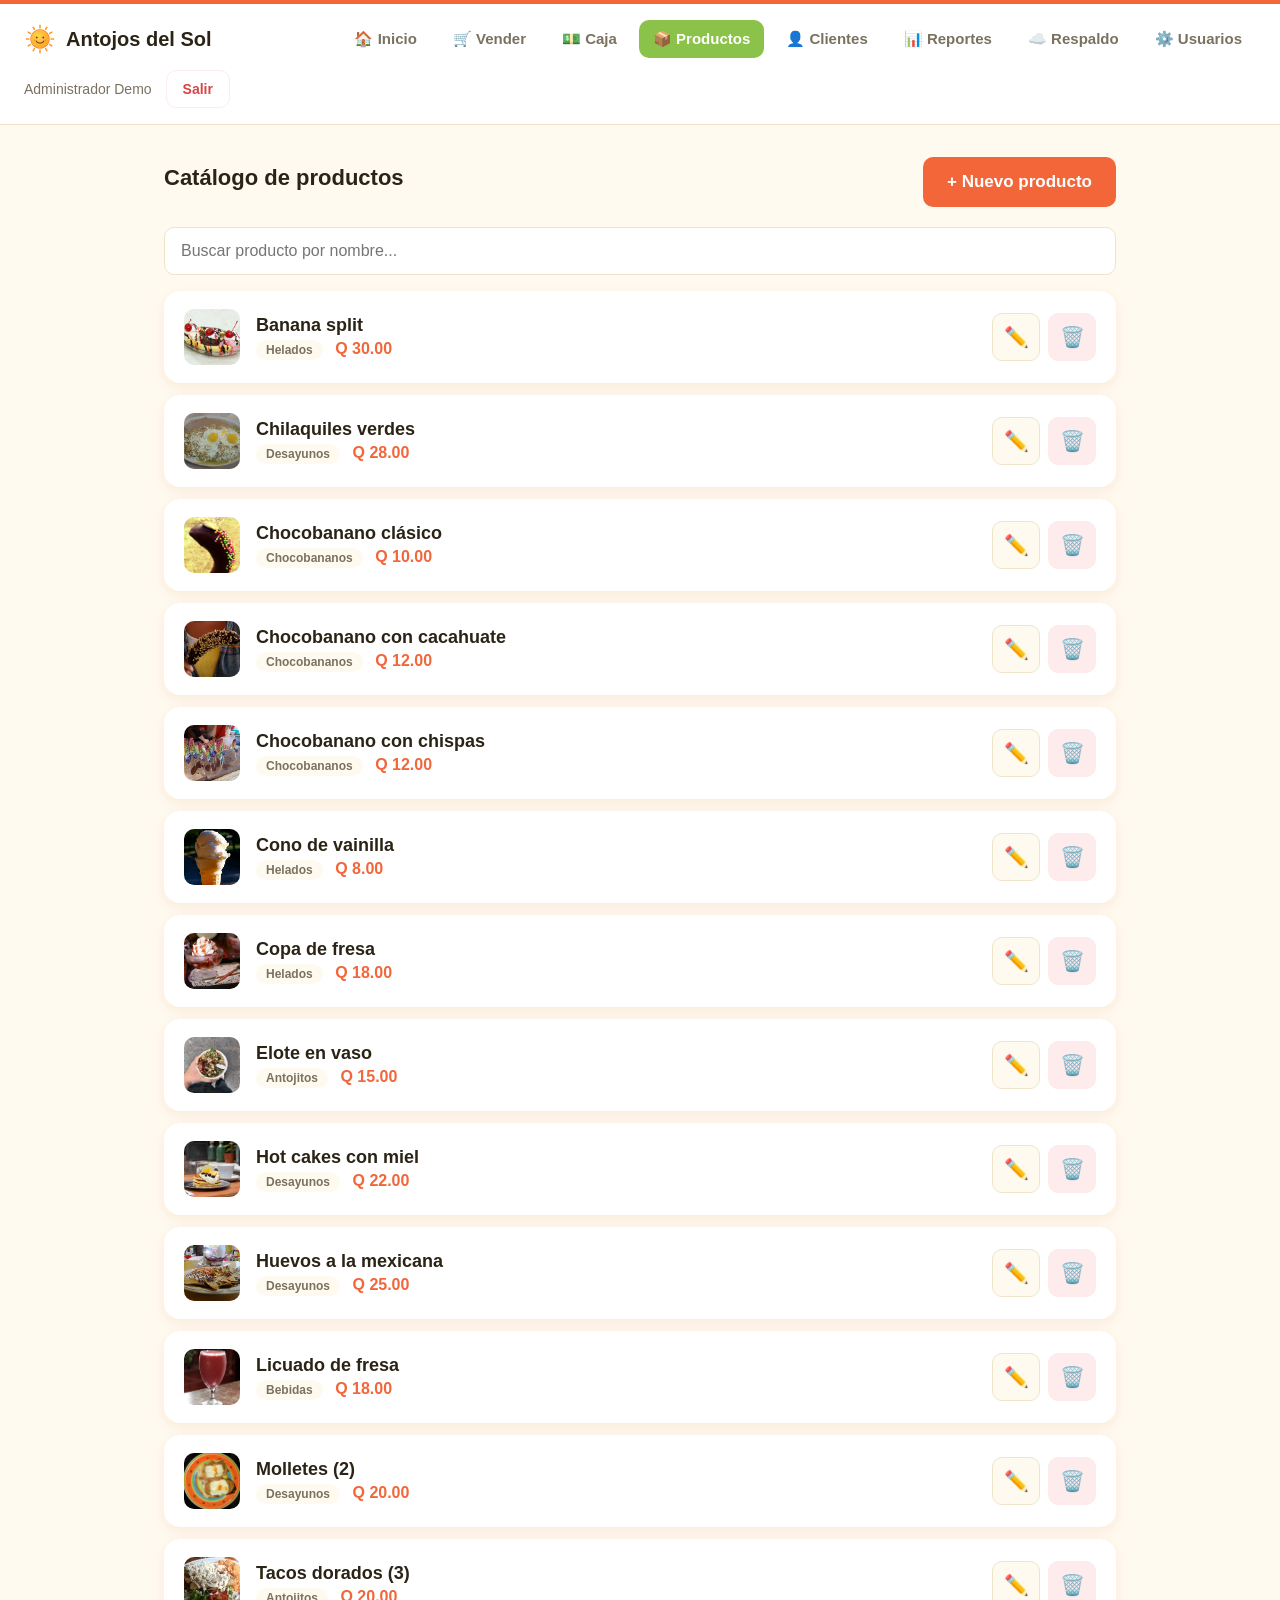
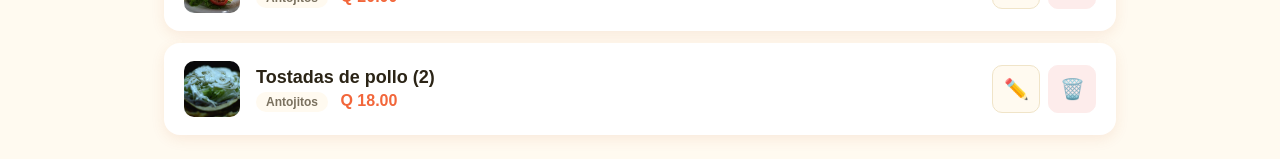
<file: pages/productos.html>
<!DOCTYPE html>
<html lang="es">
<head>
  <meta charset="UTF-8" />
  <meta name="viewport" content="width=device-width, initial-scale=1, maximum-scale=1, user-scalable=no, viewport-fit=cover" />
  <title>Productos - Antojos del Sol</title>

  <link rel="manifest" href="../manifest.json" />
  <meta name="theme-color" content="#f2663a" />
  <meta name="apple-mobile-web-app-capable" content="yes" />
  <meta name="apple-mobile-web-app-status-bar-style" content="black-translucent" />
  <meta name="apple-mobile-web-app-title" content="Antojos del Sol" />
  <link rel="apple-touch-icon" href="../icons/icon-192.png" />

  <link rel="stylesheet" href="../css/styles.css" />
  <link rel="stylesheet" href="../css/movil.css" />
</head>
<body>
  <div class="app-shell">
    <header class="app-header">
      <div class="app-header__izquierda">
        <img src="../icons/logo.png" alt="Antojos del Sol" class="logo-imagen--header" />
        <h1 class="app-header__titulo">Antojos del Sol</h1>
      </div>

      <nav class="app-nav">
        <a href="inicio.html">🏠 Inicio</a>
        <a href="venta.html">🛒 Vender</a>
        <a href="caja.html">💵 Caja</a>
        <a href="productos.html" class="activo">📦 Productos</a>
        <a href="clientes.html">👤 Clientes</a>
        <a href="reportes.html" id="nav-reportes">📊 Reportes</a>
        <a href="respaldo.html" id="nav-respaldo">☁️ Respaldo</a>
        <a href="usuarios.html" id="nav-usuarios">⚙️ Usuarios</a>
      </nav>

      <div class="app-header__derecha">
        <span class="app-header__usuario" id="nombre-usuario-activo"></span>
        <button class="boton-salir" id="boton-salir">Salir</button>
      </div>
    </header>

    <main class="app-main">
      <div class="app-main__header">
        <h2>Catálogo de productos</h2>
        <button class="boton boton-primario boton-ancho-auto" id="boton-nuevo-producto">
          + Nuevo producto
        </button>
      </div>

      <input
        type="search"
        id="buscador-productos"
        class="buscador-productos"
        placeholder="Buscar producto por nombre..."
      />

      <div id="lista-productos" class="lista-tarjetas"></div>

      <div id="estado-vacio" class="estado-vacio oculto">
        <span class="icono">📦</span>
        <p id="estado-vacio-texto">Todavía no has agregado productos.<br />Toca "Nuevo producto" para empezar.</p>
      </div>
    </main>
  </div>

  <!-- Modal crear/editar producto -->
  <div class="fondo-modal oculto" id="fondo-modal">
    <div class="tarjeta-modal">
      <button type="button" class="boton-cerrar-modal-x" id="boton-cerrar-modal-x">✕</button>
      <h3 id="titulo-modal">Nuevo producto</h3>

      <form id="form-producto">
        <input type="hidden" id="producto-id" />

        <div class="mensaje-error" id="error-producto"></div>

        <div class="campo">
          <label for="producto-nombre">Nombre</label>
          <input type="text" id="producto-nombre" required />
        </div>

        <div class="campo">
          <label for="producto-precio">Precio (Q)</label>
          <input type="number" id="producto-precio" min="0" step="0.01" inputmode="decimal" required />
        </div>

        <div class="campo">
          <label for="producto-categoria">Categoría (opcional)</label>
          <div class="fila-campo-mas-boton">
            <select id="producto-categoria-select">
              <option value="">— Sin categoría —</option>
            </select>
            <button type="button" class="boton-mas-circular" id="boton-nueva-categoria" title="Crear categoría nueva">+</button>
          </div>
          <input type="hidden" id="producto-categoria" />
        </div>

        <div class="campo">
          <label>Foto (opcional)</label>
          <div class="fila-botones-foto">
            <button type="button" class="boton boton-secundario boton-foto-opcion" id="boton-tomar-foto">📷 Tomar foto</button>
            <button type="button" class="boton boton-secundario boton-foto-opcion" id="boton-elegir-galeria">🖼️ Elegir de galería</button>
          </div>
          <input type="file" accept="image/*" capture="environment" id="producto-foto-camara" class="oculto" />
          <input type="file" accept="image/*" id="producto-foto-galeria" class="oculto" />
          <img id="producto-foto-preview" class="foto-preview oculto" alt="Vista previa de la foto" />
          <button type="button" class="boton-quitar-foto oculto" id="boton-quitar-foto">Quitar foto</button>
        </div>

        <div class="modal-acciones">
          <button type="button" class="boton boton-secundario" id="boton-cancelar-modal">Cancelar</button>
          <button type="submit" class="boton boton-primario">Guardar</button>
        </div>
      </form>
    </div>
  </div>

  <script src="../js/sha256.js"></script>
  <script src="../js/db.js"></script>
  <script src="../js/auth.js"></script>
  <script src="../js/productos.js"></script>
  <script src="../js/registrar-sw.js"></script>
</body>
</html>
</file>
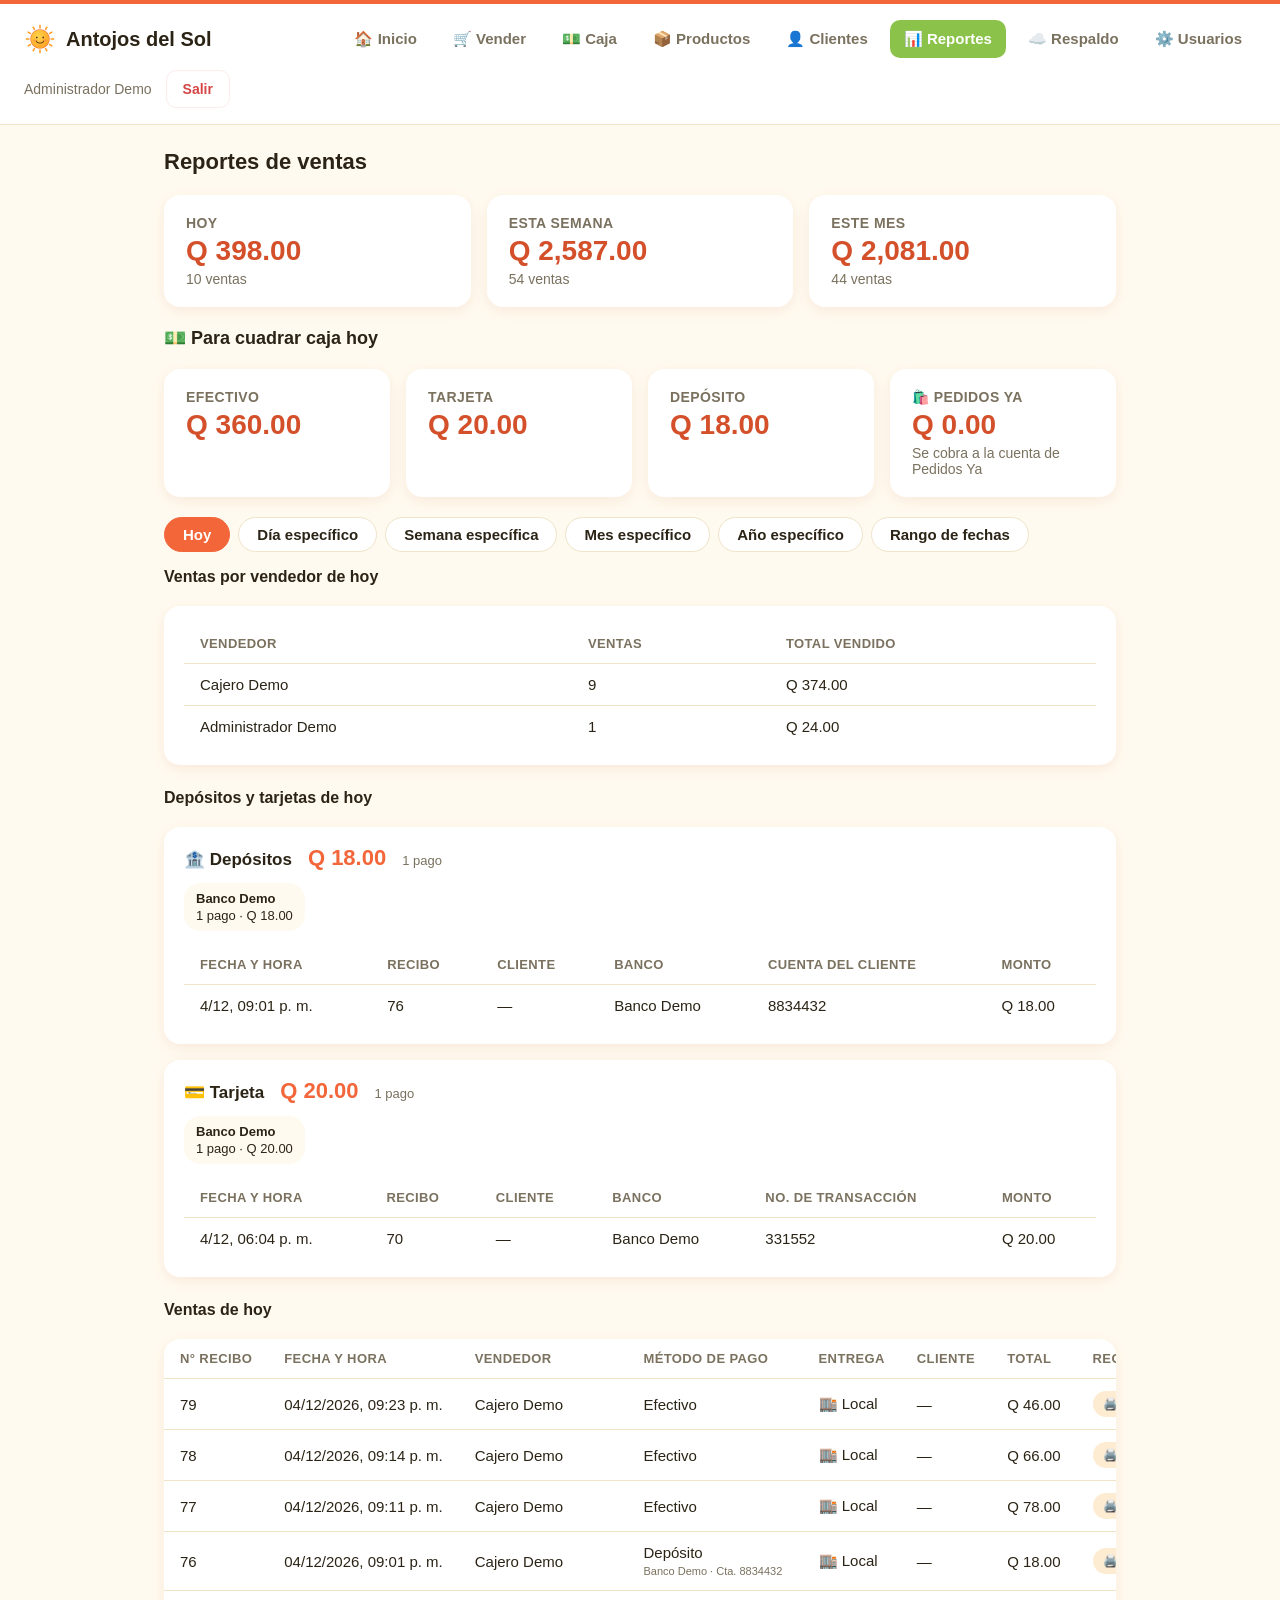
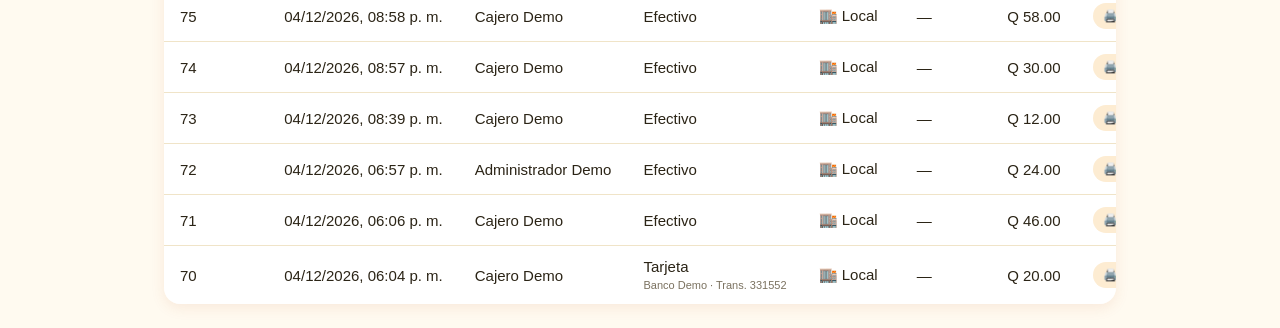
<file: pages/reportes.html>
<!DOCTYPE html>
<html lang="es">
<head>
  <meta charset="UTF-8" />
  <meta name="viewport" content="width=device-width, initial-scale=1, maximum-scale=1, user-scalable=no, viewport-fit=cover" />
  <title>Reportes - Antojos del Sol</title>

  <link rel="manifest" href="../manifest.json" />
  <meta name="theme-color" content="#f2663a" />
  <meta name="apple-mobile-web-app-capable" content="yes" />
  <meta name="apple-mobile-web-app-status-bar-style" content="black-translucent" />
  <meta name="apple-mobile-web-app-title" content="Antojos del Sol" />
  <link rel="apple-touch-icon" href="../icons/icon-192.png" />

  <link rel="stylesheet" href="../css/styles.css" />
  <link rel="stylesheet" href="../css/movil.css" />
</head>
<body>
  <div class="app-shell">
    <header class="app-header">
      <div class="app-header__izquierda">
        <img src="../icons/logo.png" alt="Antojos del Sol" class="logo-imagen--header" />
        <h1 class="app-header__titulo">Antojos del Sol</h1>
      </div>

      <nav class="app-nav">
        <a href="inicio.html">🏠 Inicio</a>
        <a href="venta.html">🛒 Vender</a>
        <a href="caja.html">💵 Caja</a>
        <a href="productos.html">📦 Productos</a>
        <a href="clientes.html">👤 Clientes</a>
        <a href="reportes.html" class="activo" id="nav-reportes">📊 Reportes</a>
        <a href="respaldo.html" id="nav-respaldo">☁️ Respaldo</a>
        <a href="usuarios.html" id="nav-usuarios">⚙️ Usuarios</a>
      </nav>

      <div class="app-header__derecha">
        <span class="app-header__usuario" id="nombre-usuario-activo"></span>
        <button class="boton-salir" id="boton-salir">Salir</button>
      </div>
    </header>

    <main class="app-main">
      <div class="app-main__header">
        <h2>Reportes de ventas</h2>
      </div>

      <div class="tarjetas-resumen">
        <div class="tarjeta-resumen">
          <span class="tarjeta-resumen__etiqueta">Hoy</span>
          <span class="tarjeta-resumen__total" id="resumen-hoy-total">Q 0.00</span>
          <span class="tarjeta-resumen__cantidad" id="resumen-hoy-cantidad">0 ventas</span>
        </div>
        <div class="tarjeta-resumen oculto" id="tarjeta-semana">
          <span class="tarjeta-resumen__etiqueta">Esta semana</span>
          <span class="tarjeta-resumen__total" id="resumen-semana-total">Q 0.00</span>
          <span class="tarjeta-resumen__cantidad" id="resumen-semana-cantidad">0 ventas</span>
        </div>
        <div class="tarjeta-resumen oculto" id="tarjeta-mes">
          <span class="tarjeta-resumen__etiqueta">Este mes</span>
          <span class="tarjeta-resumen__total" id="resumen-mes-total">Q 0.00</span>
          <span class="tarjeta-resumen__cantidad" id="resumen-mes-cantidad">0 ventas</span>
        </div>
      </div>

      <div class="app-main__header" id="titulo-caja-cajero">
        <h2 style="font-size:18px;">💵 Para cuadrar caja hoy</h2>
      </div>
      <div class="tarjetas-resumen" id="resumen-metodos-pago">
        <div class="tarjeta-resumen">
          <span class="tarjeta-resumen__etiqueta">Efectivo</span>
          <span class="tarjeta-resumen__total" id="resumen-efectivo-total">Q 0.00</span>
        </div>
        <div class="tarjeta-resumen">
          <span class="tarjeta-resumen__etiqueta">Tarjeta</span>
          <span class="tarjeta-resumen__total" id="resumen-tarjeta-total">Q 0.00</span>
        </div>
        <div class="tarjeta-resumen">
          <span class="tarjeta-resumen__etiqueta">Depósito</span>
          <span class="tarjeta-resumen__total" id="resumen-deposito-total">Q 0.00</span>
        </div>
        <div class="tarjeta-resumen">
          <span class="tarjeta-resumen__etiqueta">🛍️ Pedidos Ya</span>
          <span class="tarjeta-resumen__total" id="resumen-pedidosya-total">Q 0.00</span>
          <span class="tarjeta-resumen__cantidad">Se cobra a la cuenta de Pedidos Ya</span>
        </div>
      </div>

      <div class="pestanas-periodo" id="pestanas-periodo">
        <button class="pestana-periodo activo" data-periodo="dia">Hoy</button>
        <button class="pestana-periodo" data-periodo="dia-especifico">Día específico</button>
        <button class="pestana-periodo oculto" data-periodo="semana-especifica">Semana específica</button>
        <button class="pestana-periodo oculto" data-periodo="mes-especifico">Mes específico</button>
        <button class="pestana-periodo oculto" data-periodo="anio-especifico">Año específico</button>
        <button class="pestana-periodo oculto" data-periodo="rango">Rango de fechas</button>
      </div>

      <div class="filtro-especifico-controles" id="filtro-especifico-controles">
        <input type="date" id="filtro-fecha-dia" class="oculto" />
        <input type="date" id="filtro-fecha-semana" class="oculto" title="Elige cualquier día de la semana que quieres ver" />
        <input type="month" id="filtro-fecha-mes" class="oculto" />
        <select id="filtro-fecha-anio" class="oculto"></select>
        <div id="filtro-rango-fechas" class="filtro-rango-fechas oculto">
          <div class="campo campo--compacto">
            <label for="filtro-rango-desde">Desde</label>
            <input type="date" id="filtro-rango-desde" />
          </div>
          <div class="campo campo--compacto">
            <label for="filtro-rango-hasta">Hasta</label>
            <input type="date" id="filtro-rango-hasta" />
          </div>
        </div>
      </div>

      <div class="app-main__header">
        <h3 id="titulo-ventas-vendedor" style="font-size:16px; margin:0;">Ventas por vendedor</h3>
      </div>
      <div class="pagos-electronicos" id="ventas-por-vendedor"></div>

      <div class="app-main__header">
        <h3 id="titulo-pagos-electronicos" style="font-size:16px; margin:0;">Depósitos y tarjetas</h3>
      </div>
      <div class="pagos-electronicos" id="pagos-electronicos"></div>

      <div class="app-main__header">
        <h3 id="titulo-periodo-tabla" style="font-size:16px; margin:0;">Ventas de hoy</h3>
      </div>

      <div class="tabla-reportes-envoltorio">
        <table class="tabla-reportes">
          <thead>
            <tr>
              <th>N° recibo</th>
              <th>Fecha y hora</th>
              <th>Vendedor</th>
              <th>Método de pago</th>
              <th>Entrega</th>
              <th>Cliente</th>
              <th>Total</th>
              <th>Recibo</th>
              <th>Acción</th>
            </tr>
          </thead>
          <tbody id="cuerpo-tabla-reportes"></tbody>
        </table>
      </div>

      <div id="estado-vacio-reportes" class="estado-vacio oculto">
        <span class="icono">🧾</span>
        <p>No hay ventas registradas en este periodo.</p>
      </div>
    </main>
  </div>

  <!-- Recibo (reimpresión) -->
  <div class="fondo-modal oculto" id="fondo-recibo">
    <div class="tarjeta-modal tarjeta-recibo">
      <button type="button" class="boton-cerrar-modal-x" id="boton-cerrar-recibo-x">✕</button>
      <div id="recibo-contenido" class="recibo-contenido"></div>

      <canvas id="recibo-canvas" style="display:none;"></canvas>

      <div class="modal-acciones">
        <button type="button" class="boton boton-primario" id="boton-imprimir-directo">🖨️ Imprimir</button>
        <button type="button" class="boton boton-secundario" id="boton-compartir-recibo">Compartir imagen</button>
        <button type="button" class="boton boton-primario" id="boton-cerrar-recibo">Cerrar</button>
      </div>

      <a id="enlace-descarga-recibo" class="enlace-descarga oculto" download="recibo.png">
        Descargar imagen del recibo
      </a>
    </div>
  </div>

  <script src="../js/sha256.js"></script>
  <script src="../js/db.js"></script>
  <script src="../js/auth.js"></script>
  <script src="../js/pin.js"></script>
  <script src="../js/impresora-ble.js"></script>
  <script src="../js/reportes.js"></script>
  <script src="../js/registrar-sw.js"></script>
</body>
</html>
</file>
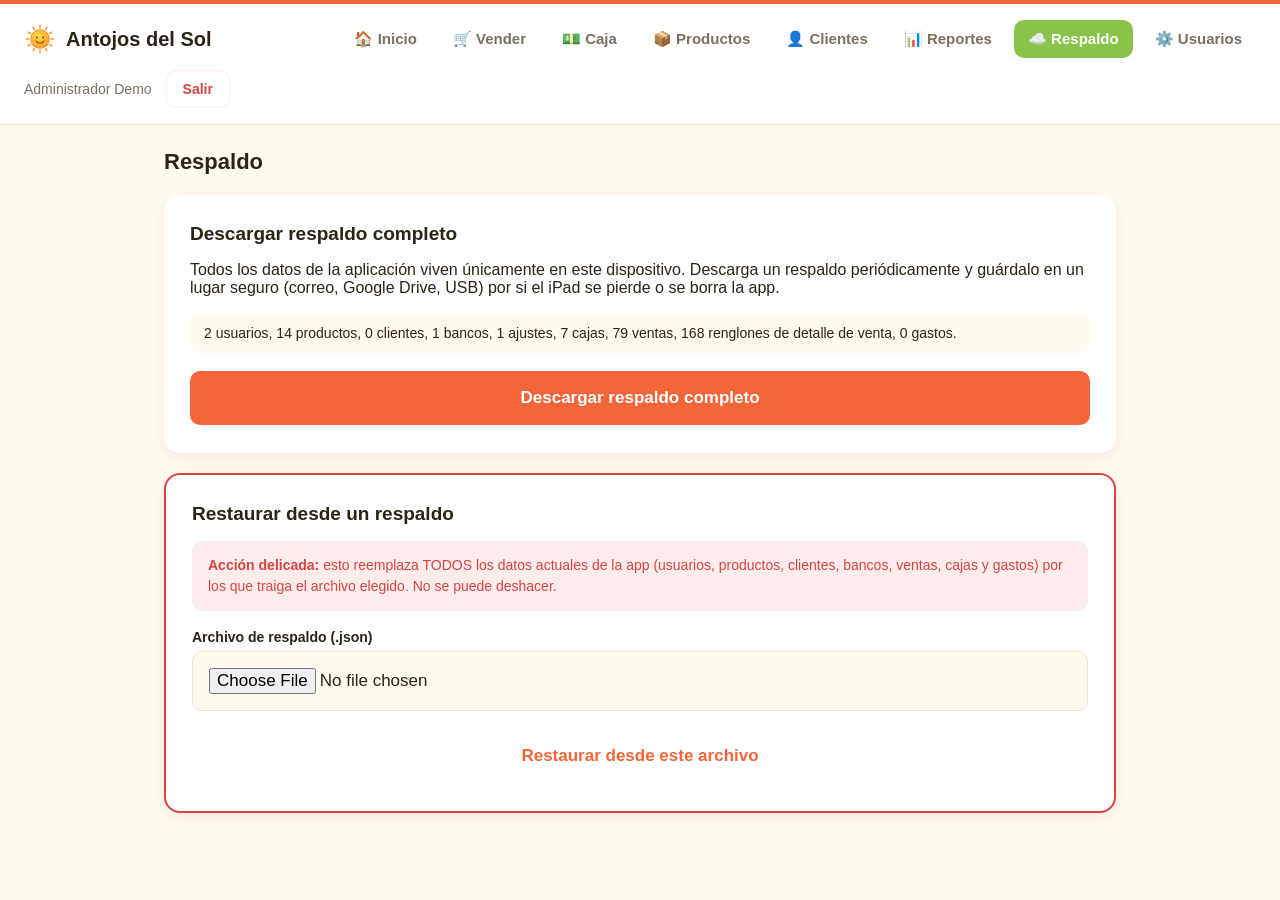
<file: pages/respaldo.html>
<!DOCTYPE html>
<html lang="es">
<head>
  <meta charset="UTF-8" />
  <meta name="viewport" content="width=device-width, initial-scale=1, maximum-scale=1, user-scalable=no, viewport-fit=cover" />
  <title>Respaldo - Antojos del Sol</title>

  <link rel="manifest" href="../manifest.json" />
  <meta name="theme-color" content="#f2663a" />
  <meta name="apple-mobile-web-app-capable" content="yes" />
  <meta name="apple-mobile-web-app-status-bar-style" content="black-translucent" />
  <meta name="apple-mobile-web-app-title" content="Antojos del Sol" />
  <link rel="apple-touch-icon" href="../icons/icon-192.png" />

  <link rel="stylesheet" href="../css/styles.css" />
  <link rel="stylesheet" href="../css/movil.css" />
</head>
<body>
  <div class="app-shell">
    <header class="app-header">
      <div class="app-header__izquierda">
        <img src="../icons/logo.png" alt="Antojos del Sol" class="logo-imagen--header" />
        <h1 class="app-header__titulo">Antojos del Sol</h1>
      </div>

      <nav class="app-nav">
        <a href="inicio.html">🏠 Inicio</a>
        <a href="venta.html">🛒 Vender</a>
        <a href="caja.html">💵 Caja</a>
        <a href="productos.html">📦 Productos</a>
        <a href="clientes.html">👤 Clientes</a>
        <a href="reportes.html" id="nav-reportes">📊 Reportes</a>
        <a href="respaldo.html" class="activo" id="nav-respaldo">☁️ Respaldo</a>
        <a href="usuarios.html" id="nav-usuarios">⚙️ Usuarios</a>
      </nav>

      <div class="app-header__derecha">
        <span class="app-header__usuario" id="nombre-usuario-activo"></span>
        <button class="boton-salir" id="boton-salir">Salir</button>
      </div>
    </header>

    <main class="app-main">
      <div class="app-main__header">
        <h2>Respaldo</h2>
      </div>

      <!-- Exportar -->
      <div class="tarjeta-caja">
        <h3>Descargar respaldo completo</h3>
        <p>
          Todos los datos de la aplicación viven únicamente en este dispositivo.
          Descarga un respaldo periódicamente y guárdalo en un lugar seguro
          (correo, Google Drive, USB) por si el iPad se pierde o se borra la app.
        </p>

        <div id="resumen-respaldo" class="resumen-respaldo">
          Cargando resumen...
        </div>

        <div class="mensaje-error" id="mensaje-exportar"></div>

        <button type="button" class="boton boton-primario" id="boton-exportar">
          Descargar respaldo completo
        </button>
      </div>

      <!-- Importar -->
      <div class="tarjeta-caja tarjeta-caja--peligro">
        <h3>Restaurar desde un respaldo</h3>

        <div class="aviso-peligro">
          <strong>Acción delicada:</strong> esto reemplaza TODOS los datos
          actuales de la app (usuarios, productos, clientes, bancos, ventas, cajas y gastos) por
          los que traiga el archivo elegido. No se puede deshacer.
        </div>

        <div class="mensaje-error" id="mensaje-importar"></div>

        <div class="campo">
          <label for="archivo-respaldo">Archivo de respaldo (.json)</label>
          <input type="file" id="archivo-respaldo" accept=".json,application/json" />
        </div>

        <button type="button" class="boton boton-secundario" id="boton-importar" disabled>
          Restaurar desde este archivo
        </button>
      </div>
    </main>
  </div>

  <script src="../js/sha256.js"></script>
  <script src="../js/db.js"></script>
  <script src="../js/auth.js"></script>
  <script src="../js/respaldo.js"></script>
  <script src="../js/registrar-sw.js"></script>
</body>
</html>
</file>
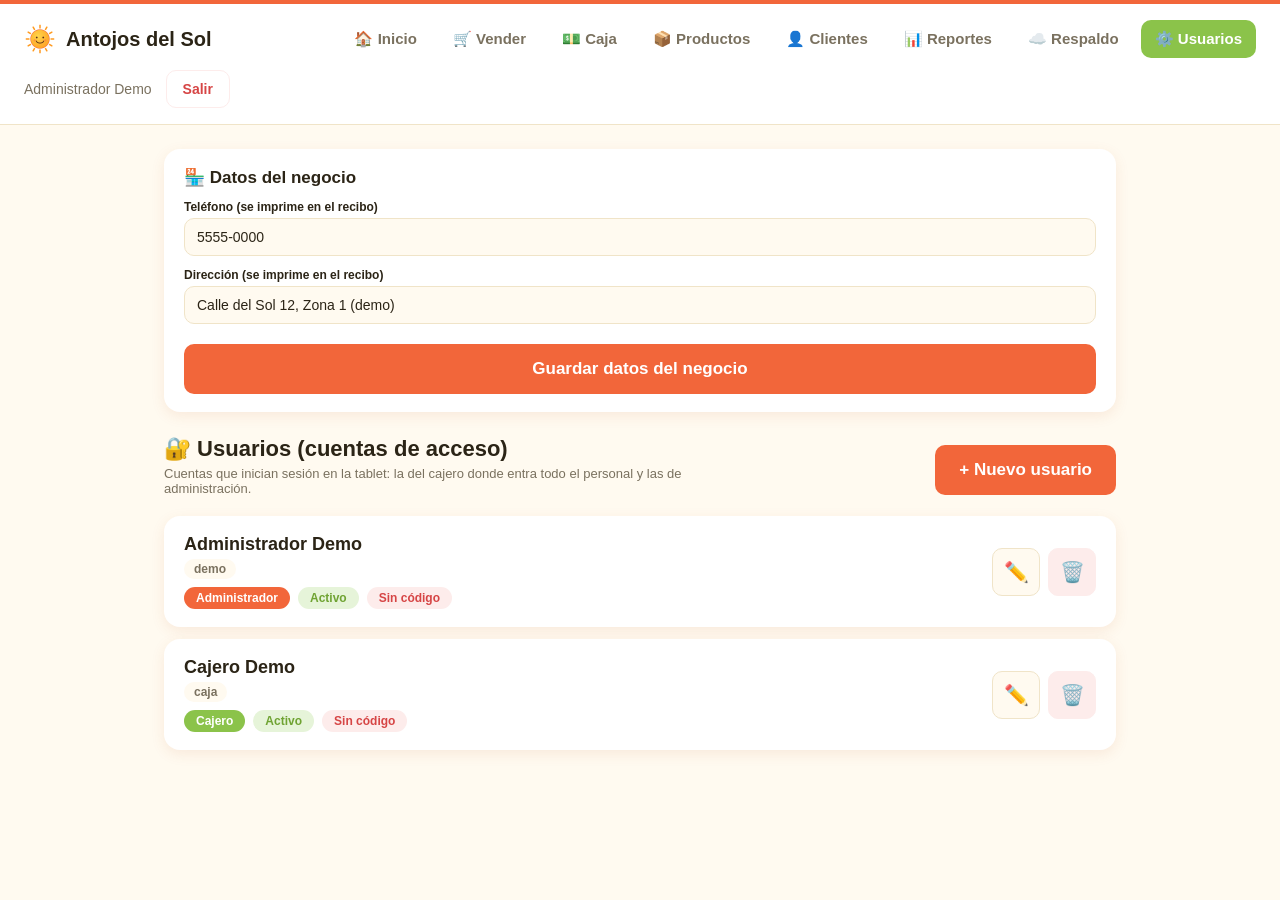
<file: pages/usuarios.html>
<!DOCTYPE html>
<html lang="es">
<head>
  <meta charset="UTF-8" />
  <meta name="viewport" content="width=device-width, initial-scale=1, maximum-scale=1, user-scalable=no, viewport-fit=cover" />
  <title>Usuarios - Antojos del Sol</title>

  <link rel="manifest" href="../manifest.json" />
  <meta name="theme-color" content="#f2663a" />
  <meta name="apple-mobile-web-app-capable" content="yes" />
  <meta name="apple-mobile-web-app-status-bar-style" content="black-translucent" />
  <meta name="apple-mobile-web-app-title" content="Antojos del Sol" />
  <link rel="apple-touch-icon" href="../icons/icon-192.png" />

  <link rel="stylesheet" href="../css/styles.css" />
  <link rel="stylesheet" href="../css/movil.css" />
</head>
<body>
  <div class="app-shell">
    <header class="app-header">
      <div class="app-header__izquierda">
        <img src="../icons/logo.png" alt="Antojos del Sol" class="logo-imagen--header" />
        <h1 class="app-header__titulo">Antojos del Sol</h1>
      </div>

      <nav class="app-nav">
        <a href="inicio.html">🏠 Inicio</a>
        <a href="venta.html">🛒 Vender</a>
        <a href="caja.html">💵 Caja</a>
        <a href="productos.html">📦 Productos</a>
        <a href="clientes.html">👤 Clientes</a>
        <a href="reportes.html" id="nav-reportes">📊 Reportes</a>
        <a href="respaldo.html">☁️ Respaldo</a>
        <a href="usuarios.html" class="activo">⚙️ Usuarios</a>
      </nav>

      <div class="app-header__derecha">
        <span class="app-header__usuario" id="nombre-usuario-activo"></span>
        <button class="boton-salir" id="boton-salir">Salir</button>
      </div>
    </header>

    <main class="app-main">
      <div class="tarjeta-negocio">
        <h3>🏪 Datos del negocio</h3>
        <div class="campo campo--compacto">
          <label for="negocio-telefono">Teléfono (se imprime en el recibo)</label>
          <input type="tel" id="negocio-telefono" inputmode="tel" placeholder="Ej. 5555-1234" />
        </div>
        <div class="campo campo--compacto">
          <label for="negocio-direccion">Dirección (se imprime en el recibo)</label>
          <input type="text" id="negocio-direccion" maxlength="120" placeholder="Ej. 3a calle 4-15 zona 1" />
        </div>
        <div class="mensaje-error" id="error-negocio"></div>
        <div class="mensaje-exito oculto" id="exito-negocio">Guardado.</div>
        <button type="button" class="boton boton-primario boton-ancho-auto" id="boton-guardar-negocio">Guardar datos del negocio</button>
      </div>

      <div class="app-main__header">
        <div>
          <h2>🔐 Usuarios (cuentas de acceso)</h2>
          <p class="subtitulo-seccion">Cuentas que inician sesión en la tablet: la del cajero donde entra todo el personal y las de administración.</p>
        </div>
        <button class="boton boton-primario boton-ancho-auto" id="boton-nuevo-usuario">
          + Nuevo usuario
        </button>
      </div>

      <div id="lista-usuarios" class="lista-tarjetas"></div>

      <div id="estado-vacio" class="estado-vacio oculto">
        <span class="icono">👤</span>
        <p>Todavía no has agregado usuarios.<br />Toca "Nuevo usuario" para empezar.</p>
      </div>

      <div class="oculto">
      <div class="app-main__header" style="margin-top:32px;">
        <div>
          <h2>🧾 Vendedores</h2>
          <p class="subtitulo-seccion">Solo nombre y código de 4 números. No inician sesión: se identifican con su código al vender, abrir caja o registrar gastos.</p>
        </div>
        <button class="boton boton-primario boton-ancho-auto" id="boton-nuevo-vendedor">
          + Nuevo vendedor
        </button>
      </div>

      <div id="lista-vendedores" class="lista-tarjetas"></div>

      <div id="estado-vacio-vendedores" class="estado-vacio oculto">
        <span class="icono">🧾</span>
        <p>Todavía no has agregado vendedores.<br />Toca "Nuevo vendedor" para empezar.</p>
      </div>
      </div>
    </main>
  </div>

  <!-- Modal crear/editar vendedor -->
  <div class="fondo-modal oculto" id="fondo-modal-vendedor">
    <div class="tarjeta-modal">
      <button type="button" class="boton-cerrar-modal-x" id="boton-cerrar-vendedor-x">✕</button>
      <h3 id="titulo-modal-vendedor">Nuevo vendedor</h3>

      <form id="form-vendedor">
        <input type="hidden" id="vendedor-id" />

        <div class="mensaje-error" id="error-vendedor"></div>

        <div class="campo">
          <label for="vendedor-nombre">Nombre</label>
          <input type="text" id="vendedor-nombre" required />
        </div>

        <div class="campo">
          <label for="vendedor-pin">🔑 Código (4 números)</label>
          <input type="text" id="vendedor-pin" inputmode="numeric" maxlength="4" autocomplete="off" placeholder="Ej. 2222" />
          <p class="nota-password" id="nota-pin-vendedor" style="margin:6px 0 0;">
            Cada vendedor debe tener un código distinto.
          </p>
        </div>

        <div class="campo campo-checkbox oculto" id="campo-vendedor-activo">
          <label for="vendedor-activo">
            <input type="checkbox" id="vendedor-activo" checked />
            Vendedor activo
          </label>
        </div>

        <div class="modal-acciones">
          <button type="button" class="boton boton-secundario" id="boton-cancelar-vendedor">Cancelar</button>
          <button type="submit" class="boton boton-primario">Guardar</button>
        </div>
      </form>
    </div>
  </div>

  <!-- Modal crear/editar usuario -->
  <div class="fondo-modal oculto" id="fondo-modal">
    <div class="tarjeta-modal">
      <button type="button" class="boton-cerrar-modal-x" id="boton-cerrar-modal-x">✕</button>
      <h3 id="titulo-modal">Nuevo usuario</h3>

      <form id="form-usuario">
        <input type="hidden" id="usuario-id" />

        <div class="mensaje-error" id="error-usuario"></div>

        <div class="campo">
          <label for="usuario-nombre">Nombre</label>
          <input type="text" id="usuario-nombre" required />
        </div>

        <div class="campo">
          <label for="usuario-login">Usuario (login)</label>
          <input type="text" id="usuario-login" required />
        </div>

        <div class="campo">
          <label for="usuario-rol">Rol</label>
          <select id="usuario-rol">
            <option value="cajero">Cajero</option>
            <option value="administrador">Administrador</option>
          </select>
        </div>

        <div class="campo">
          <label for="usuario-password">Contraseña</label>
          <input type="password" id="usuario-password" autocomplete="new-password" />
        </div>

        <div class="campo">
          <label for="usuario-password-confirmar">Confirmar contraseña</label>
          <input type="password" id="usuario-password-confirmar" autocomplete="new-password" />
        </div>

        <p class="nota-password oculto" id="nota-password">
          Deja los campos de contraseña en blanco para no cambiarla.
        </p>

        <div class="oculto">
        <div class="campo">
          <label for="usuario-pin">🔑 Código de venta (opcional)</label>
          <input type="text" id="usuario-pin" inputmode="numeric" maxlength="4" autocomplete="off" placeholder="Ej. 2222" />
          <p class="nota-password" id="nota-pin" style="margin:6px 0 0;">
            Solo si esta persona también vende con su propia cuenta (ej. la administradora). Para el personal de ventas usa "Nuevo vendedor". El código debe ser distinto al de los demás.
          </p>
        </div>

        <div class="campo campo-checkbox oculto" id="campo-quitar-pin">
          <label for="usuario-quitar-pin">
            <input type="checkbox" id="usuario-quitar-pin" />
            Quitar el código de este usuario
          </label>
        </div>
        </div>

        <div class="campo campo-checkbox oculto" id="campo-activo">
          <label for="usuario-activo">
            <input type="checkbox" id="usuario-activo" checked />
            Cuenta activa
          </label>
        </div>

        <div class="modal-acciones">
          <button type="button" class="boton boton-secundario" id="boton-cancelar-modal">Cancelar</button>
          <button type="submit" class="boton boton-primario">Guardar</button>
        </div>
      </form>
    </div>
  </div>

  <script src="../js/sha256.js"></script>
  <script src="../js/db.js"></script>
  <script src="../js/auth.js"></script>
  <script src="../js/usuarios.js"></script>
  <script src="../js/registrar-sw.js"></script>
</body>
</html>
</file>
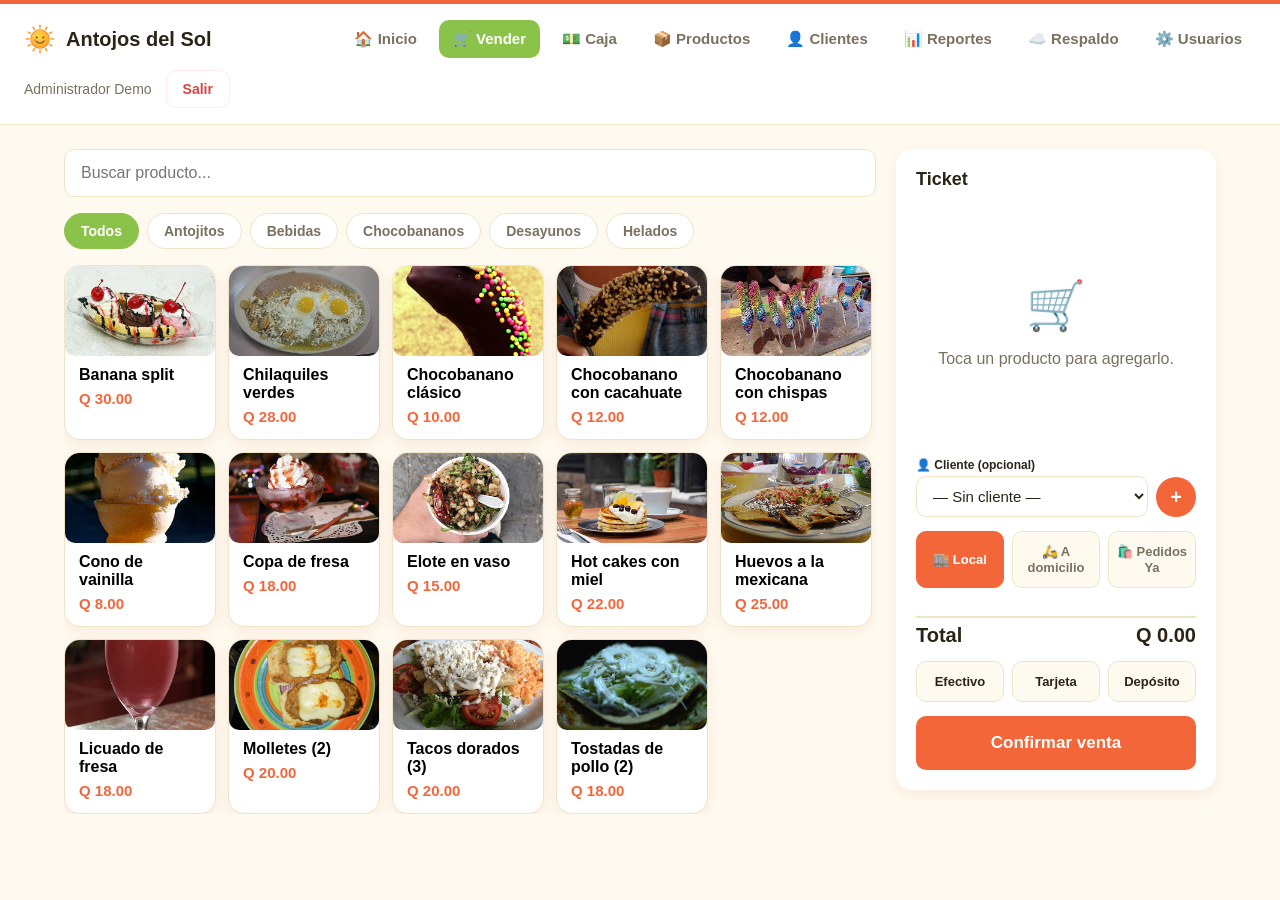
<file: pages/venta.html>
<!DOCTYPE html>
<html lang="es">
<head>
  <meta charset="UTF-8" />
  <meta name="viewport" content="width=device-width, initial-scale=1, maximum-scale=1, user-scalable=no, viewport-fit=cover" />
  <title>Vender - Antojos del Sol</title>

  <link rel="manifest" href="../manifest.json" />
  <meta name="theme-color" content="#f2663a" />
  <meta name="apple-mobile-web-app-capable" content="yes" />
  <meta name="apple-mobile-web-app-status-bar-style" content="black-translucent" />
  <meta name="apple-mobile-web-app-title" content="Antojos del Sol" />
  <link rel="apple-touch-icon" href="../icons/icon-192.png" />

  <link rel="stylesheet" href="../css/styles.css" />
  <link rel="stylesheet" href="../css/movil.css" />
</head>
<body>
  <div class="app-shell">
    <header class="app-header">
      <div class="app-header__izquierda">
        <img src="../icons/logo.png" alt="Antojos del Sol" class="logo-imagen--header" />
        <h1 class="app-header__titulo">Antojos del Sol</h1>
      </div>

      <nav class="app-nav">
        <a href="inicio.html">🏠 Inicio</a>
        <a href="venta.html" class="activo">🛒 Vender</a>
        <a href="caja.html">💵 Caja</a>
        <a href="productos.html">📦 Productos</a>
        <a href="clientes.html">👤 Clientes</a>
        <a href="reportes.html" id="nav-reportes">📊 Reportes</a>
        <a href="respaldo.html" id="nav-respaldo">☁️ Respaldo</a>
        <a href="usuarios.html" id="nav-usuarios">⚙️ Usuarios</a>
      </nav>

      <div class="app-header__derecha">
        <span class="app-header__usuario" id="nombre-usuario-activo"></span>
        <button class="boton-salir" id="boton-salir">Salir</button>
      </div>
    </header>

    <main class="app-main app-main--venta">

      <div id="aviso-caja-cerrada" class="aviso-caja-cerrada oculto">
        <span class="icono">🔒</span>
        <h2>No hay una caja abierta</h2>
        <p>Antes de registrar ventas, alguien debe abrir la caja del turno (contar el efectivo inicial).</p>
        <a href="caja.html" class="boton boton-primario boton-ancho-auto">Ir a abrir caja</a>
      </div>

      <div class="venta-layout" id="venta-layout">

        <section class="venta-productos">
          <input
            type="search"
            id="buscador-venta"
            class="buscador-productos"
            placeholder="Buscar producto..."
          />

          <div class="venta-categorias" id="venta-categorias"></div>

          <div id="venta-grilla" class="venta-grilla"></div>

          <div id="venta-estado-vacio" class="estado-vacio oculto">
            <span class="icono">📦</span>
            <p>No hay productos activos en el catálogo.</p>
          </div>
        </section>

        <aside class="venta-carrito">
          <h2 class="venta-carrito__titulo">Ticket</h2>

          <div id="carrito-lista" class="carrito-lista"></div>

          <div id="carrito-vacio" class="estado-vacio">
            <span class="icono">🛒</span>
            <p>Toca un producto para agregarlo.</p>
          </div>

          <div class="campo campo--compacto campo-cliente">
            <label for="venta-cliente-select">👤 Cliente (opcional)</label>
            <div class="fila-campo-mas-boton fila-campo-mas-boton--compacta">
              <select id="venta-cliente-select" class="select-compacto">
                <option value="">— Sin cliente —</option>
              </select>
              <button type="button" class="boton-mas-circular boton-mas-circular--chico" id="boton-nuevo-cliente-rapido" title="Agregar cliente nuevo">+</button>
            </div>
            <small id="venta-cliente-telefono" class="venta-cliente-telefono oculto"></small>
          </div>

          <div class="entrega-toggle">
            <button type="button" class="chip-entrega activo" data-tipo="mostrador">🏬 Local</button>
            <button type="button" class="chip-entrega" data-tipo="domicilio">🛵 A domicilio</button>
            <button type="button" class="chip-entrega" data-tipo="pedidosya">🛍️ Pedidos Ya</button>
          </div>

          <div id="pedidosya-campos" class="domicilio-campos oculto">
            <div class="campo campo--compacto">
              <label for="pedidosya-nombre">Nombre del cliente (Pedidos Ya)</label>
              <input type="text" id="pedidosya-nombre" placeholder="Nombre que viene en el pedido" />
            </div>
            <p class="nota-pedidosya">Esta venta se cobra a la cuenta de Pedidos Ya (no entra como efectivo, tarjeta ni depósito).</p>
          </div>

          <div id="domicilio-campos" class="domicilio-campos oculto">
            <div id="domicilio-cliente-info" class="domicilio-cliente-info oculto">
              📇 Se usarán los datos de <strong id="domicilio-cliente-info-nombre"></strong>
            </div>
            <div id="domicilio-campos-cliente-manual">
              <div class="campo campo--compacto">
                <label for="domicilio-nombre">Nombre del cliente</label>
                <input type="text" id="domicilio-nombre" placeholder="Nombre" />
              </div>
              <div class="campo campo--compacto">
                <label for="domicilio-telefono">Teléfono</label>
                <input type="tel" id="domicilio-telefono" placeholder="Ej. 5555-5555" inputmode="tel" />
              </div>
              <div class="campo campo--compacto">
                <label for="domicilio-direccion">Dirección</label>
                <input type="text" id="domicilio-direccion" placeholder="Dirección de entrega" />
              </div>
            </div>
            <div class="campo campo--compacto">
              <label for="domicilio-costo-envio">Costo de envío (Q, opcional)</label>
              <input type="number" id="domicilio-costo-envio" min="0" step="0.01" inputmode="decimal" placeholder="0.00" />
            </div>
            <div id="domicilio-extras-manual">
              <div class="campo campo--compacto">
                <label for="domicilio-telefono-alterno">Teléfono alterno (opcional)</label>
                <input type="tel" id="domicilio-telefono-alterno" placeholder="Ej. 5555-5555" inputmode="tel" />
              </div>
              <div class="campo campo--compacto">
                <label for="domicilio-notas">Referencia o nota (opcional)</label>
                <textarea id="domicilio-notas" rows="2" placeholder="Ej. casa color celeste, portón negro"></textarea>
              </div>
            </div>
          </div>

          <div class="carrito-total">
            <span>Total</span>
            <span id="carrito-total-monto">Q 0.00</span>
          </div>

          <div class="metodo-pago">
            <button type="button" class="chip-pago" data-metodo="efectivo">Efectivo</button>
            <button type="button" class="chip-pago" data-metodo="tarjeta">Tarjeta</button>
            <button type="button" class="chip-pago" data-metodo="deposito">Depósito</button>
          </div>

          <div id="campo-efectivo-recibido" class="campo campo--compacto oculto">
            <label for="efectivo-recibido">¿Con cuánto paga? (obligatorio)</label>
            <div class="billetes-rapidos" id="billetes-rapidos">
              <button type="button" class="chip-billete" data-monto="exacto">Exacto</button>
              <button type="button" class="chip-billete" data-monto="20">Q20</button>
              <button type="button" class="chip-billete" data-monto="50">Q50</button>
              <button type="button" class="chip-billete" data-monto="100">Q100</button>
              <button type="button" class="chip-billete" data-monto="200">Q200</button>
            </div>
            <input type="number" id="efectivo-recibido" min="0" step="0.01" inputmode="decimal" placeholder="0.00" />
            <div id="resultado-vuelto" class="resultado-vuelto oculto"></div>
          </div>

          <div id="campo-banco-pago" class="campo campo--compacto oculto">
            <label for="venta-banco-select">🏦 Banco (opcional)</label>
            <div class="fila-campo-mas-boton fila-campo-mas-boton--compacta">
              <select id="venta-banco-select" class="select-compacto">
                <option value="">— Sin especificar —</option>
              </select>
              <button type="button" class="boton-mas-circular boton-mas-circular--chico" id="boton-nuevo-banco" title="Agregar banco nuevo">+</button>
            </div>
          </div>

          <div id="campo-cuenta-cliente" class="campo campo--compacto oculto">
            <label for="venta-cuenta-cliente">No. de cuenta del cliente (opcional)</label>
            <input type="text" id="venta-cuenta-cliente" inputmode="numeric" placeholder="Ej. 1234567890" />
          </div>

          <div id="campo-numero-transaccion" class="campo campo--compacto oculto">
            <label for="venta-numero-transaccion">No. de transacción (opcional)</label>
            <input type="text" id="venta-numero-transaccion" inputmode="numeric" placeholder="Ej. 123456" />
          </div>

          <div class="mensaje-error" id="venta-error"></div>

          <button type="button" class="boton boton-primario" id="boton-confirmar-venta">
            Confirmar venta
          </button>
        </aside>

      </div>
    </main>
  </div>

  <!-- Extra / ajuste de precio por línea del carrito -->
  <div class="fondo-modal oculto" id="fondo-extra-linea">
    <div class="tarjeta-modal tarjeta-extra-linea">
      <button type="button" class="boton-cerrar-modal-x" id="boton-cerrar-extra-linea-x">✕</button>
      <h3 id="extra-linea-titulo">Ajustar línea</h3>
      <div class="campo campo--compacto oculto" id="campo-extra-unidades">
        <label for="extra-linea-unidades">¿A cuántas unidades aplica?</label>
        <input type="number" id="extra-linea-unidades" min="1" step="1" inputmode="numeric" />
        <small id="extra-linea-unidades-ayuda" class="venta-cliente-telefono"></small>
      </div>
      <div class="campo campo--compacto">
        <label for="extra-linea-monto">Cargo extra por unidad (Q)</label>
        <input type="number" id="extra-linea-monto" min="0" step="0.01" inputmode="decimal" placeholder="0.00" />
      </div>
      <div class="campo campo--compacto">
        <label for="extra-linea-nota">Nota (opcional)</label>
        <input type="text" id="extra-linea-nota" placeholder="Ej. con fruta extra" />
      </div>
      <div class="modal-acciones">
        <button type="button" class="boton boton-secundario" id="boton-cancelar-extra-linea">Cancelar</button>
        <button type="button" class="boton boton-primario" id="boton-guardar-extra-linea">Guardar</button>
      </div>
    </div>
  </div>

  <!-- Recibo -->
  <div class="fondo-modal oculto" id="fondo-recibo">
    <div class="tarjeta-modal tarjeta-recibo">
      <button type="button" class="boton-cerrar-modal-x" id="boton-cerrar-recibo-x">✕</button>
      <div id="recibo-contenido" class="recibo-contenido"></div>

      <canvas id="recibo-canvas" style="display:none;"></canvas>

      <div class="modal-acciones">
        <button type="button" class="boton boton-primario" id="boton-imprimir-directo">🖨️ Imprimir</button>
        <button type="button" class="boton boton-secundario" id="boton-compartir-recibo">Compartir imagen</button>
        <button type="button" class="boton boton-primario" id="boton-nueva-venta">Nueva venta</button>
      </div>

      <a id="enlace-descarga-recibo" class="enlace-descarga oculto" download="recibo.png">
        Descargar imagen del recibo
      </a>
    </div>
  </div>

  <!-- Nuevo cliente rápido -->
  <div class="fondo-modal oculto" id="fondo-nuevo-cliente">
    <div class="tarjeta-modal">
      <button type="button" class="boton-cerrar-modal-x" id="boton-cerrar-nuevo-cliente-x">✕</button>
      <h3>Nuevo cliente</h3>

      <div class="mensaje-error" id="error-nuevo-cliente"></div>

      <div class="campo">
        <label for="nuevo-cliente-nombre">Nombre</label>
        <input type="text" id="nuevo-cliente-nombre" required />
      </div>

      <div class="campo">
        <label for="nuevo-cliente-telefono">Teléfono</label>
        <input type="tel" id="nuevo-cliente-telefono" inputmode="tel" />
      </div>

      <div class="campo">
        <label for="nuevo-cliente-direccion">Dirección (opcional)</label>
        <input type="text" id="nuevo-cliente-direccion" placeholder="Dirección de entrega" />
      </div>

      <div class="modal-acciones">
        <button type="button" class="boton boton-secundario" id="boton-cancelar-nuevo-cliente">Cancelar</button>
        <button type="button" class="boton boton-primario" id="boton-guardar-nuevo-cliente">Guardar</button>
      </div>
    </div>
  </div>

  <script src="../js/sha256.js"></script>
  <script src="../js/db.js"></script>
  <script src="../js/auth.js"></script>
  <script src="../js/pin.js"></script>
  <script src="../js/impresora-ble.js"></script>
  <script src="../js/venta.js"></script>
  <script src="../js/aviso-respaldo.js"></script>
  <script src="../js/venta-movil.js"></script>
  <script src="../js/registrar-sw.js"></script>
</body>
</html>
</file>
<file: css/styles.css>
:root {
  --color-primario: #f2663a;       /* naranja Antojos del Sol, suavizado */
  --color-primario-oscuro: #d4502a;
  --color-acento: #8bc34a;          /* verde claro del logo */
  --color-acento-oscuro: #6fa332;
  --color-fondo: #fffaf0;           /* crema cálido, no blanco frío */
  --color-superficie: #ffffff;
  --color-texto: #2b2416;
  --color-texto-suave: #7a715f;
  --color-borde: #f0e4c8;
  --color-error: #d64545;
  --color-error-fondo: #fdeceb;
  --radio: 16px;
  --sombra: 0 4px 14px rgba(200, 90, 40, 0.10);
}

* {
  box-sizing: border-box;
}

.oculto {
  display: none !important;
}

html, body {
  height: 100%;
  margin: 0;
}

body {
  font-family: -apple-system, BlinkMacSystemFont, "Segoe UI", Roboto, sans-serif;
  background: var(--color-fondo);
  color: var(--color-texto);
  -webkit-tap-highlight-color: transparent;
  overscroll-behavior: none;
  user-select: none;
}

button, input, select {
  font-family: inherit;
}

/* ---------- Login ---------- */

.pantalla-login {
  min-height: 100vh;
  display: flex;
  align-items: center;
  justify-content: center;
  padding: 24px;
}

.tarjeta-login {
  width: 100%;
  max-width: 440px;
  background: var(--color-superficie);
  border-radius: var(--radio);
  box-shadow: var(--sombra);
  padding: 40px 36px;
}

.tarjeta-login__logo {
  text-align: center;
  margin-bottom: 8px;
}

.tarjeta-login__logo .icono {
  font-size: 48px;
  line-height: 1;
}

.logo-imagen {
  width: 84px;
  height: 84px;
  border-radius: 50%;
  object-fit: cover;
  box-shadow: var(--sombra);
}

.logo-imagen--header {
  width: 32px;
  height: 32px;
  border-radius: 50%;
  object-fit: cover;
  flex-shrink: 0;
}

.tarjeta-login h1 {
  text-align: center;
  font-size: 24px;
  margin: 8px 0 4px;
}

.tarjeta-login .subtitulo {
  text-align: center;
  color: var(--color-texto-suave);
  font-size: 15px;
  margin: 0 0 28px;
}

.campo {
  margin-bottom: 18px;
}

.campo label {
  display: block;
  font-size: 14px;
  font-weight: 600;
  margin-bottom: 6px;
  color: var(--color-texto);
}

.campo input,
.campo select {
  width: 100%;
  padding: 16px 16px;
  font-size: 17px;
  border: 1.5px solid var(--color-borde);
  border-radius: 10px;
  background: var(--color-fondo);
  color: var(--color-texto);
  outline: none;
  transition: border-color 0.15s ease;
}

.campo input:focus,
.campo select:focus {
  border-color: var(--color-primario);
  background: var(--color-superficie);
}

.boton {
  display: block;
  width: 100%;
  padding: 17px;
  font-size: 17px;
  font-weight: 700;
  border: none;
  border-radius: 10px;
  cursor: pointer;
  touch-action: manipulation;
}

.boton-primario {
  background: var(--color-primario);
  color: #fff;
  margin-top: 8px;
}

.boton-primario:active {
  background: var(--color-primario-oscuro);
}

.boton-secundario {
  background: transparent;
  color: var(--color-primario);
  margin-top: 10px;
}

.mensaje-error {
  background: var(--color-error-fondo);
  color: var(--color-error);
  padding: 12px 14px;
  border-radius: 10px;
  font-size: 14px;
  margin-bottom: 18px;
  display: none;
}

.mensaje-error.visible {
  display: block;
}

.pie-login {
  text-align: center;
  margin-top: 22px;
  font-size: 13px;
  color: var(--color-texto-suave);
}

/* ---------- App shell (header + nav) ---------- */

.app-shell {
  min-height: 100vh;
  display: flex;
  flex-direction: column;
}

.app-header {
  background: var(--color-superficie);
  border-bottom: 1px solid var(--color-borde);
  border-top: 4px solid var(--color-primario);
  padding: 16px 24px;
  display: flex;
  align-items: center;
  justify-content: space-between;
  flex-wrap: wrap;
  gap: 12px;
}

.app-header__izquierda {
  display: flex;
  align-items: center;
  gap: 10px;
}

.app-header__titulo {
  font-size: 20px;
  font-weight: 800;
  margin: 0;
}

.app-nav {
  display: flex;
  gap: 8px;
  flex-wrap: wrap;
}

.app-nav a {
  text-decoration: none;
  color: var(--color-texto-suave);
  font-weight: 600;
  font-size: 15px;
  padding: 10px 14px;
  border-radius: 10px;
}

.app-nav a.activo {
  background: var(--color-acento);
  color: #fff;
}

.app-header__derecha {
  display: flex;
  align-items: center;
  gap: 14px;
}

.app-header__usuario {
  font-size: 14px;
  color: var(--color-texto-suave);
}

.boton-salir {
  background: transparent;
  color: var(--color-error);
  border: 1.5px solid var(--color-error-fondo);
  border-radius: 10px;
  padding: 10px 16px;
  font-weight: 700;
  font-size: 14px;
  cursor: pointer;
}

.app-main {
  flex: 1;
  padding: 24px;
  max-width: 1000px;
  width: 100%;
  margin: 0 auto;
}

.app-main__header {
  display: flex;
  align-items: center;
  justify-content: space-between;
  margin-bottom: 20px;
  gap: 12px;
  flex-wrap: wrap;
}

.app-main__header h2 {
  margin: 0;
  font-size: 22px;
}

.boton-ancho-auto {
  width: auto;
  padding: 15px 24px;
}

/* ---------- Lista de productos ---------- */

.lista-tarjetas {
  display: flex;
  flex-direction: column;
  gap: 12px;
}

.tarjeta-producto {
  background: var(--color-superficie);
  border-radius: var(--radio);
  box-shadow: var(--sombra);
  padding: 18px 20px;
  display: flex;
  align-items: center;
  justify-content: space-between;
  gap: 16px;
}

.tarjeta-producto__info {
  min-width: 0;
}

.tarjeta-producto__nombre {
  font-size: 18px;
  font-weight: 700;
  margin: 0 0 4px;
  overflow-wrap: break-word;
}

.tarjeta-producto__categoria {
  display: inline-block;
  background: var(--color-fondo);
  color: var(--color-texto-suave);
  font-size: 12px;
  font-weight: 600;
  padding: 3px 10px;
  border-radius: 999px;
  margin-right: 8px;
}

.tarjeta-producto__precio {
  font-size: 16px;
  font-weight: 700;
  color: var(--color-primario);
}

.tarjeta-producto__acciones {
  display: flex;
  gap: 8px;
  flex-shrink: 0;
}

.boton-icono {
  width: 48px;
  height: 48px;
  border-radius: 10px;
  border: 1.5px solid var(--color-borde);
  background: var(--color-fondo);
  font-size: 20px;
  cursor: pointer;
  display: flex;
  align-items: center;
  justify-content: center;
}

.boton-icono--eliminar {
  border-color: var(--color-error-fondo);
  background: var(--color-error-fondo);
}

.estado-vacio {
  text-align: center;
  padding: 60px 20px;
  color: var(--color-texto-suave);
}

.estado-vacio .icono {
  font-size: 48px;
  display: block;
  margin-bottom: 12px;
}

/* ---------- Modal ---------- */

.fondo-modal {
  position: fixed;
  inset: 0;
  background: rgba(15, 20, 35, 0.45);
  display: flex;
  align-items: center;
  justify-content: center;
  padding: 24px;
  z-index: 100;
}

.tarjeta-modal {
  position: relative;
  width: 100%;
  max-width: 460px;
  background: var(--color-superficie);
  border-radius: var(--radio);
  padding: 32px;
  box-shadow: var(--sombra);
  max-height: 90vh;
  overflow-y: auto;
}

.boton-cerrar-modal-x {
  position: absolute;
  top: 14px;
  right: 14px;
  width: 36px;
  height: 36px;
  border-radius: 50%;
  border: none;
  background: var(--color-fondo);
  color: var(--color-texto-suave);
  font-size: 18px;
  line-height: 1;
  cursor: pointer;
  touch-action: manipulation;
  display: flex;
  align-items: center;
  justify-content: center;
  z-index: 1;
}

.boton-cerrar-modal-x:active {
  background: var(--color-borde);
}

.tarjeta-modal h3 {
  margin: 0 0 20px;
  font-size: 20px;
}

.modal-acciones {
  display: flex;
  gap: 10px;
  margin-top: 6px;
}

.modal-acciones .boton {
  margin-top: 0;
}

/* ---------- Venta / Recibo ---------- */

.app-main--venta {
  max-width: 1200px;
}

.venta-layout {
  display: flex;
  gap: 20px;
  align-items: flex-start;
}

.venta-productos {
  flex: 1;
  min-width: 0;
}

.venta-categorias {
  display: flex;
  gap: 8px;
  flex-wrap: wrap;
  margin-bottom: 16px;
}

.chip-categoria {
  border: 1.5px solid var(--color-borde);
  background: var(--color-superficie);
  color: var(--color-texto-suave);
  font-weight: 600;
  font-size: 14px;
  padding: 9px 16px;
  border-radius: 999px;
  cursor: pointer;
  touch-action: manipulation;
}

.chip-categoria.activo {
  background: var(--color-acento);
  border-color: var(--color-acento);
  color: #fff;
}

.venta-grilla {
  display: grid;
  grid-template-columns: repeat(auto-fill, minmax(140px, 1fr));
  gap: 12px;
  /* Dejar espacio para hacer scroll de la grilla sin perder de vista el
     carrito, que siempre queda fijo a la par (ver .venta-carrito). */
  max-height: calc(100vh - 220px);
  overflow-y: auto;
  padding-right: 4px;
}

.tarjeta-venta-producto {
  min-height: 90px;
  background: var(--color-superficie);
  border: 1.5px solid var(--color-borde);
  border-radius: var(--radio);
  box-shadow: var(--sombra);
  padding: 14px;
  display: flex;
  flex-direction: column;
  justify-content: center;
  align-items: flex-start;
  gap: 6px;
  cursor: pointer;
  touch-action: manipulation;
  text-align: left;
  overflow: hidden;
}

.tarjeta-venta-producto__foto {
  width: 100%;
  height: 90px;
  object-fit: cover;
  border-radius: 10px;
  margin: -14px -14px 4px -14px;
  width: calc(100% + 28px);
}

.tarjeta-venta-producto:active {
  background: var(--color-fondo);
  border-color: var(--color-primario);
}

.tarjeta-venta-producto__nombre {
  font-size: 16px;
  font-weight: 700;
  overflow-wrap: break-word;
}

.tarjeta-venta-producto__precio {
  font-size: 15px;
  font-weight: 700;
  color: var(--color-primario);
}

.venta-carrito {
  width: 320px;
  flex-shrink: 0;
  background: var(--color-superficie);
  border-radius: var(--radio);
  box-shadow: var(--sombra);
  padding: 20px;
  position: sticky;
  top: 20px;
  display: flex;
  flex-direction: column;
  gap: 14px;
}

.venta-carrito__titulo {
  margin: 0;
  font-size: 18px;
}

.carrito-lista {
  display: flex;
  flex-direction: column;
  gap: 12px;
  max-height: 40vh;
  overflow-y: auto;
}

.carrito-linea {
  display: grid;
  grid-template-columns: 1fr auto;
  grid-template-rows: auto auto;
  row-gap: 6px;
  align-items: center;
  border-bottom: 1px solid var(--color-borde);
  padding-bottom: 10px;
}

.carrito-linea__info {
  grid-column: 1;
  grid-row: 1;
  display: flex;
  flex-direction: column;
  min-width: 0;
}

.carrito-linea__nombre {
  font-size: 15px;
  font-weight: 700;
  overflow-wrap: break-word;
}

.carrito-linea__precio {
  font-size: 12px;
  color: var(--color-texto-suave);
}

.carrito-linea__subtotal {
  grid-column: 2;
  grid-row: 1;
  font-weight: 700;
  color: var(--color-primario);
  white-space: nowrap;
}

.carrito-linea__stepper {
  grid-column: 1;
  grid-row: 2;
  display: flex;
  align-items: center;
  gap: 10px;
}

.boton-stepper {
  width: 44px;
  height: 44px;
  border-radius: 10px;
  border: 1.5px solid var(--color-borde);
  background: var(--color-fondo);
  font-size: 22px;
  font-weight: 700;
  cursor: pointer;
  touch-action: manipulation;
}

.carrito-linea__cantidad {
  min-width: 24px;
  text-align: center;
  font-weight: 700;
  font-size: 16px;
}

.carrito-linea__eliminar {
  grid-column: 2;
  grid-row: 2;
  justify-self: end;
  width: 40px;
  height: 40px;
}

.carrito-total {
  display: flex;
  justify-content: space-between;
  align-items: center;
  font-size: 20px;
  font-weight: 800;
  padding-top: 6px;
  border-top: 2px solid var(--color-borde);
}

.metodo-pago {
  display: flex;
  gap: 8px;
}

.chip-pago {
  flex: 1;
  border: 1.5px solid var(--color-borde);
  background: var(--color-fondo);
  color: var(--color-texto);
  font-weight: 700;
  font-size: 13px;
  padding: 12px 6px;
  border-radius: 10px;
  cursor: pointer;
  touch-action: manipulation;
}

.chip-pago.activo {
  background: var(--color-primario);
  border-color: var(--color-primario);
  color: #fff;
}

.venta-carrito .boton {
  margin-top: 0;
}

.tarjeta-recibo {
  max-width: 420px;
}

.recibo-contenido {
  font-size: 14px;
}

.recibo-titulo {
  text-align: center;
  margin: 0 0 8px;
  font-size: 20px;
}

.recibo-meta {
  text-align: center;
  margin: 0 0 4px;
  color: var(--color-texto-suave);
  font-size: 13px;
}

.recibo-separador {
  border: none;
  border-top: 1px dashed var(--color-borde);
  margin: 14px 0;
}

.recibo-lineas {
  display: flex;
  flex-direction: column;
  gap: 6px;
}

.recibo-linea {
  display: flex;
  justify-content: space-between;
  gap: 10px;
  font-size: 13px;
}

.recibo-total {
  display: flex;
  justify-content: space-between;
  font-size: 20px;
  font-weight: 800;
}

.recibo-metodo {
  text-align: center;
  margin: 12px 0 0;
  font-size: 13px;
}

.recibo-gracias {
  text-align: center;
  margin: 8px 0 0;
  font-style: italic;
  color: var(--color-texto-suave);
}

.enlace-descarga {
  display: block;
  text-align: center;
  margin-top: 12px;
  color: var(--color-primario);
  font-weight: 700;
  text-decoration: none;
}

/* El iPad (dispositivo objetivo de esta app) nunca baja de 744px de ancho
   ni en vertical, así que este apilado solo debería afectar a un celular
   angosto usado por accidente — el carrito se mantiene siempre a la par
   de la grilla de productos en el iPad, sin importar cuántos productos
   haya en el catálogo. */
@media (max-width: 620px) {
  .venta-layout {
    flex-direction: column;
  }

  .venta-carrito {
    width: 100%;
    position: static;
  }

  .venta-grilla {
    max-height: none;
    overflow-y: visible;
  }

  .carrito-lista {
    max-height: none;
  }
}

/* ---------- Reportes ---------- */

.tarjetas-resumen {
  display: flex;
  flex-wrap: wrap;
  gap: 16px;
  margin-bottom: 20px;
}

.tarjeta-resumen {
  flex: 1 1 200px;
  background: var(--color-superficie);
  border-radius: var(--radio);
  box-shadow: var(--sombra);
  padding: 20px 22px;
  display: flex;
  flex-direction: column;
  gap: 4px;
}

.tarjeta-resumen__etiqueta {
  font-size: 14px;
  color: var(--color-texto-suave);
  font-weight: 600;
  text-transform: uppercase;
  letter-spacing: 0.03em;
}

.tarjeta-resumen__total {
  font-size: 28px;
  font-weight: 700;
  color: var(--color-primario-oscuro);
}

.tarjeta-resumen__cantidad {
  font-size: 14px;
  color: var(--color-texto-suave);
}

.tarjeta-resumen--ganancia {
  border: 1.5px solid var(--color-acento);
}

.tarjeta-resumen--ganancia .tarjeta-resumen__total {
  color: var(--color-acento-oscuro);
}

.pestanas-periodo {
  display: flex;
  gap: 8px;
  margin-bottom: 16px;
}

.pestana-periodo {
  border: 1px solid var(--color-borde);
  background: var(--color-superficie);
  color: var(--color-texto);
  border-radius: 999px;
  padding: 8px 18px;
  font-size: 15px;
  font-weight: 600;
  cursor: pointer;
}

.pestana-periodo.activo {
  background: var(--color-primario);
  border-color: var(--color-primario);
  color: #fff;
}

.tabla-reportes-envoltorio {
  background: var(--color-superficie);
  border-radius: var(--radio);
  box-shadow: var(--sombra);
  overflow-x: auto;
}

.tabla-reportes {
  width: 100%;
  border-collapse: collapse;
  font-size: 15px;
}

.tabla-reportes th,
.tabla-reportes td {
  text-align: left;
  padding: 12px 16px;
  border-bottom: 1px solid var(--color-borde);
  white-space: nowrap;
}

.tabla-reportes th {
  color: var(--color-texto-suave);
  font-size: 13px;
  text-transform: uppercase;
  letter-spacing: 0.03em;
  font-weight: 600;
}

.tabla-reportes tbody tr:last-child td {
  border-bottom: none;
}

@media (max-width: 640px) {
  .tarjetas-resumen {
    flex-direction: column;
  }
}

/* ---------- Usuarios ---------- */

.tarjeta-usuario {
  flex-wrap: wrap;
}

.tarjeta-usuario__insignias {
  display: flex;
  gap: 8px;
  margin-top: 8px;
  flex-wrap: wrap;
}

.insignia-rol {
  display: inline-block;
  font-size: 12px;
  font-weight: 700;
  padding: 4px 12px;
  border-radius: 999px;
}

.insignia-rol--duena {
  background: var(--color-primario);
  color: #fff;
}

.insignia-rol--empleado {
  background: var(--color-acento);
  color: #fff;
}

.insignia-estado {
  display: inline-block;
  font-size: 12px;
  font-weight: 700;
  padding: 4px 12px;
  border-radius: 999px;
}

.insignia-estado--activo {
  background: #e6f4d9;
  color: var(--color-acento-oscuro);
}

.insignia-estado--inactivo {
  background: var(--color-error-fondo);
  color: var(--color-error);
}

.nota-password {
  font-size: 13px;
  color: var(--color-texto-suave);
  margin: -10px 0 18px;
}

.campo-checkbox label {
  display: flex;
  align-items: center;
  gap: 10px;
  font-weight: 600;
  cursor: pointer;
}

.campo-checkbox input[type="checkbox"] {
  width: 20px;
  height: 20px;
}

/* ---------- Caja ---------- */

.tarjeta-caja {
  background: var(--color-superficie);
  border-radius: var(--radio);
  box-shadow: var(--sombra);
  padding: 28px 26px;
  margin-bottom: 20px;
}

.tarjeta-caja h3 {
  margin: 0 0 16px;
  font-size: 19px;
}

.caja-estado-vacio {
  text-align: center;
  padding: 20px 10px 8px;
}

.caja-estado-vacio .icono {
  font-size: 48px;
  display: block;
  margin-bottom: 12px;
}

.caja-estado-vacio p {
  color: var(--color-texto-suave);
  margin: 0 0 22px;
}

.caja-info-lista {
  display: flex;
  flex-direction: column;
  gap: 10px;
  margin-bottom: 20px;
}

.caja-info-fila {
  display: flex;
  justify-content: space-between;
  align-items: center;
  font-size: 15px;
  padding-bottom: 10px;
  border-bottom: 1px solid var(--color-borde);
}

.caja-info-fila:last-child {
  border-bottom: none;
  padding-bottom: 0;
}

.caja-info-fila span:first-child {
  color: var(--color-texto-suave);
  font-weight: 600;
}

.caja-info-fila span:last-child {
  font-weight: 700;
}

.caja-resumen-grid {
  display: grid;
  grid-template-columns: repeat(auto-fit, minmax(150px, 1fr));
  gap: 14px;
  margin-bottom: 22px;
}

.caja-resumen-item {
  background: var(--color-fondo);
  border-radius: 12px;
  padding: 14px 16px;
  display: flex;
  flex-direction: column;
  gap: 4px;
}

.caja-resumen-item__etiqueta {
  font-size: 12px;
  color: var(--color-texto-suave);
  font-weight: 600;
  text-transform: uppercase;
  letter-spacing: 0.03em;
}

.caja-resumen-item__valor {
  font-size: 19px;
  font-weight: 700;
  color: var(--color-primario-oscuro);
}

.caja-resumen-item--esperado .caja-resumen-item__valor {
  color: var(--color-acento-oscuro);
}

.caja-resultado-cierre {
  text-align: center;
  padding: 18px;
  border-radius: 12px;
  background: var(--color-fondo);
  margin: 6px 0 20px;
}

.caja-resultado-cierre__titulo {
  font-size: 18px;
  font-weight: 800;
  margin: 0 0 4px;
}

.caja-resultado-cierre__detalle {
  font-size: 14px;
  color: var(--color-texto-suave);
  margin: 0;
}

.caja-resultado-cierre--falta .caja-resultado-cierre__titulo {
  color: var(--color-error);
}

.caja-resultado-cierre--sobra .caja-resultado-cierre__titulo {
  color: var(--color-primario-oscuro);
}

.caja-resultado-cierre--exacto .caja-resultado-cierre__titulo {
  color: var(--color-acento-oscuro);
}

.caja-diferencia--falta {
  color: var(--color-error);
  font-weight: 700;
}

.caja-diferencia--sobra {
  color: var(--color-acento-oscuro);
  font-weight: 700;
}

.caja-diferencia--exacto {
  color: var(--color-texto-suave);
  font-weight: 700;
}

/* ---------- Fotos de producto ---------- */

.tarjeta-producto:has(.tarjeta-producto__miniatura) .tarjeta-producto__info {
  flex: 1;
  min-width: 0;
}

.tarjeta-producto__miniatura {
  width: 56px;
  height: 56px;
  border-radius: 10px;
  object-fit: cover;
  flex-shrink: 0;
  background: var(--color-fondo);
}

.tarjeta-producto__miniatura--vacia {
  display: flex;
  align-items: center;
  justify-content: center;
  font-size: 24px;
}

.foto-preview {
  display: block;
  width: 100px;
  height: 100px;
  object-fit: cover;
  border-radius: 10px;
  margin-top: 10px;
  background: var(--color-fondo);
}

/* ---------- Domicilio y caja (venta) ---------- */

.aviso-caja-cerrada {
  max-width: 480px;
  margin: 60px auto;
  text-align: center;
  background: var(--color-superficie);
  border-radius: var(--radio);
  box-shadow: var(--sombra);
  padding: 40px 32px;
}

.aviso-caja-cerrada .icono {
  font-size: 44px;
  display: block;
  margin-bottom: 12px;
}

.aviso-caja-cerrada h2 {
  margin: 0 0 10px;
  font-size: 20px;
}

.aviso-caja-cerrada p {
  color: var(--color-texto-suave);
  margin: 0 0 20px;
  font-size: 14px;
}

.aviso-caja-cerrada .boton {
  display: inline-block;
  text-decoration: none;
}

.entrega-toggle {
  display: flex;
  gap: 8px;
  margin-bottom: 14px;
}

.chip-entrega {
  flex: 1;
  padding: 12px 8px;
  border: 1.5px solid var(--color-borde);
  border-radius: 10px;
  background: var(--color-fondo);
  color: var(--color-texto-suave);
  font-weight: 700;
  font-size: 14px;
  cursor: pointer;
  touch-action: manipulation;
}

.chip-entrega.activo {
  background: var(--color-primario);
  border-color: var(--color-primario);
  color: #fff;
}

.domicilio-campos {
  background: var(--color-fondo);
  border-radius: 10px;
  padding: 14px;
  margin-bottom: 14px;
  display: flex;
  flex-direction: column;
  gap: 10px;
}

.campo--compacto {
  margin-bottom: 0;
}

.campo--compacto label {
  font-size: 12px;
  margin-bottom: 4px;
}

.campo--compacto input {
  padding: 10px 12px;
  font-size: 14px;
}

.resultado-vuelto {
  margin-top: 8px;
  padding: 10px 12px;
  border-radius: var(--radio);
  font-weight: 800;
  font-size: 16px;
  text-align: center;
}

.resultado-vuelto--ok {
  background: #e3f5e8;
  color: #1e7a3d;
}

.resultado-vuelto--falta {
  background: var(--color-error-fondo, #fde8e8);
  color: var(--color-error, #b3261e);
}

.recibo-domicilio {
  background: var(--color-fondo);
  border-radius: 10px;
  padding: 10px 12px;
  margin: 10px 0;
  font-size: 13px;
  text-align: left;
}

.recibo-domicilio strong {
  display: block;
  margin-bottom: 4px;
}

.boton-quitar-foto {
  display: inline-block;
  margin-top: 8px;
  background: none;
  border: none;
  color: var(--color-error);
  font-size: 13px;
  font-weight: 600;
  cursor: pointer;
  padding: 4px 0;
}

/* ---------- Cancelar venta ---------- */

.boton-cancelar-venta {
  background: var(--color-error-fondo);
  color: var(--color-error);
  border: none;
  border-radius: var(--radio);
  padding: 6px 10px;
  font-size: 12px;
  font-weight: 600;
  cursor: pointer;
  white-space: nowrap;
}

.boton-cancelar-venta:active {
  opacity: 0.8;
}

.boton-reimprimir-recibo {
  background: var(--color-primario-fondo, #fdecd2);
  color: var(--color-primario, #c97a1a);
  border: none;
  border-radius: var(--radio);
  padding: 6px 10px;
  font-size: 12px;
  font-weight: 600;
  cursor: pointer;
  white-space: nowrap;
}

.boton-reimprimir-recibo:active {
  opacity: 0.8;
}

.etiqueta-venta-cancelada {
  display: inline-block;
  background: var(--color-error-fondo);
  color: var(--color-error);
  border-radius: var(--radio);
  padding: 4px 10px;
  font-size: 12px;
  font-weight: 600;
  white-space: nowrap;
}

.fila-venta-cancelada {
  text-decoration: line-through;
  opacity: 0.6;
}

.fila-venta-cancelada .etiqueta-venta-cancelada {
  text-decoration: none;
}

/* ---------- Gastos ---------- */

.nota-caja-abierta {
  background: var(--color-error-fondo);
  color: var(--color-error);
  border-radius: var(--radio);
  padding: 10px 14px;
  font-size: 13px;
  font-weight: 600;
  margin-bottom: 16px;
}

.gastos-total-tarjeta {
  background: transparent;
  padding: 0;
}

.gastos-total-tarjeta .caja-resumen-item__etiqueta {
  font-size: 14px;
}

.gastos-total-tarjeta .caja-resumen-item__valor {
  font-size: 28px;
}

.boton-eliminar-gasto {
  background: none;
  border: none;
  cursor: pointer;
  font-size: 16px;
  padding: 4px 8px;
  border-radius: 8px;
}

.boton-eliminar-gasto:hover {
  background: var(--color-error-fondo);
}

/* ---------- Respaldo ---------- */

.resumen-respaldo {
  background: var(--color-fondo, #f6f6f6);
  border-radius: 10px;
  padding: 12px 14px;
  font-size: 14px;
  margin-bottom: 18px;
}

.mensaje-error.mensaje-exito.visible {
  background: #e3f6e8;
  color: #1f7a3d;
}

.tarjeta-caja--peligro {
  border: 2px solid var(--color-error);
}

.aviso-peligro {
  background: var(--color-error-fondo);
  color: var(--color-error);
  border-radius: 10px;
  padding: 14px 16px;
  font-size: 14px;
  margin-bottom: 18px;
  line-height: 1.5;
}

/* ---------- Búsqueda de productos ---------- */

.buscador-productos {
  display: block;
  width: 100%;
  padding: 14px 16px;
  margin-bottom: 16px;
  font-size: 16px;
  font-family: inherit;
  color: inherit;
  background: #fff;
  border: 1.5px solid var(--color-borde);
  border-radius: 10px;
  box-sizing: border-box;
}

.buscador-productos:focus {
  outline: none;
  border-color: var(--color-primario);
}

.buscador-productos::-webkit-search-cancel-button {
  cursor: pointer;
}

/* ---------- Botones de foto (tomar / galería) ---------- */

.fila-botones-foto {
  display: flex;
  gap: 10px;
  margin-top: 4px;
}

.boton-foto-opcion {
  flex: 1;
  width: auto;
  padding: 14px 10px;
  font-size: 15px;
  margin-top: 0;
}

@media (max-width: 420px) {
  .fila-botones-foto {
    flex-direction: column;
  }
}

/* ---------- Clientes ---------- */

.campo textarea {
  width: 100%;
  padding: 16px 16px;
  font-size: 16px;
  font-family: inherit;
  border: 1.5px solid var(--color-borde);
  border-radius: 10px;
  background: var(--color-fondo);
  color: var(--color-texto);
  outline: none;
  resize: vertical;
  transition: border-color 0.15s ease;
}

.campo textarea:focus {
  border-color: var(--color-primario);
  background: var(--color-superficie);
}

.tarjeta-cliente__telefono {
  display: block;
  font-size: 14px;
  color: var(--color-texto-suave);
  margin-bottom: 2px;
}

.tarjeta-cliente__direccion {
  display: block;
  font-size: 13px;
  color: var(--color-texto-suave);
  overflow: hidden;
  text-overflow: ellipsis;
  white-space: nowrap;
  max-width: 100%;
}

/* ---------- Pantalla de inicio ---------- */

.inicio-grid {
  display: grid;
  grid-template-columns: repeat(auto-fill, minmax(200px, 1fr));
  gap: 22px;
}

.inicio-boton {
  display: flex;
  flex-direction: column;
  align-items: center;
  justify-content: center;
  gap: 14px;
  padding: 44px 16px;
  border-radius: var(--radio);
  box-shadow: var(--sombra);
  text-decoration: none;
  color: #fff;
  font-weight: 800;
  font-size: 19px;
  touch-action: manipulation;
  transition: transform 0.08s ease;
}

.inicio-boton:active {
  transform: scale(0.96);
}

.inicio-boton__icono {
  font-size: 58px;
  line-height: 1;
}

.inicio-boton--vender { background: var(--color-primario); }
.inicio-boton--caja { background: var(--color-acento); }
.inicio-boton--productos { background: #4a90d9; }
.inicio-boton--clientes { background: #9b6bd9; }
.inicio-boton--reportes { background: #d96b9b; }
.inicio-boton--respaldo { background: #5cb8b2; }
.inicio-boton--usuarios { background: #7a715f; }

/* ---------- Filtro de periodo específico (Reportes) ---------- */

.filtro-especifico-controles {
  margin-bottom: 16px;
}

.filtro-especifico-controles input,
.filtro-especifico-controles select {
  padding: 12px 14px;
  font-size: 15px;
  border: 1.5px solid var(--color-borde);
  border-radius: 10px;
  background: var(--color-superficie);
  color: var(--color-texto);
  outline: none;
  min-width: 200px;
}

.filtro-especifico-controles input:focus,
.filtro-especifico-controles select:focus {
  border-color: var(--color-primario);
}

/* ---------- Venta: cliente opcional, extras por línea, recibo ---------- */

.campo-cliente select#venta-cliente-select {
  width: 100%;
  padding: 10px 12px;
  font-size: 15px;
  border: 1.5px solid var(--color-borde);
  border-radius: 10px;
  background: var(--color-superficie);
  color: var(--color-texto);
  outline: none;
}

.campo-cliente select#venta-cliente-select:focus {
  border-color: var(--color-primario);
}

.carrito-linea__extra-boton {
  width: 44px;
  height: 44px;
  font-size: 18px;
  margin-left: 4px;
}

.carrito-linea__extra {
  display: block;
  font-size: 12px;
  color: var(--color-primario);
  font-weight: 600;
}

.carrito-linea__nota {
  display: block;
  font-size: 12px;
  font-style: italic;
  color: var(--color-texto-suave);
}

.tarjeta-extra-linea {
  max-width: 360px;
}

.recibo-linea-nota {
  font-size: 12px;
  font-style: italic;
  color: var(--color-texto-suave);
  margin: -4px 0 6px;
}

/* ===== Caja: movimientos, ventas del turno y detalle histórico ===== */

.caja-movimientos,
.caja-ventas-turno {
  margin-top: 24px;
  padding-top: 20px;
  border-top: 1px solid var(--color-borde, #e5e5e5);
}

.caja-movimientos h4,
.caja-ventas-turno h4 {
  margin: 0 0 12px;
}

.chip-selector {
  display: flex;
  gap: 8px;
  margin-bottom: 14px;
}

.chip-tipo-movimiento {
  flex: 1;
  padding: 10px 12px;
  border-radius: 999px;
  border: 2px solid var(--color-borde, #e5e5e5);
  background: #fff;
  font-size: 14px;
  font-weight: 600;
  cursor: pointer;
  transition: border-color 0.15s ease, background-color 0.15s ease;
}

.chip-tipo-movimiento--activo {
  border-color: var(--color-primario, #f2663a);
  background: rgba(245, 166, 35, 0.12);
}

.etiqueta-movimiento {
  display: inline-block;
  padding: 2px 8px;
  border-radius: 999px;
  font-size: 12px;
  font-weight: 600;
  white-space: nowrap;
}

.etiqueta-movimiento--gasto {
  background: rgba(220, 53, 69, 0.12);
  color: #b02a37;
}

.etiqueta-movimiento--ingreso {
  background: rgba(40, 167, 69, 0.12);
  color: #1e7e34;
}

.boton-eliminar-movimiento {
  background: none;
  border: none;
  cursor: pointer;
  font-size: 16px;
  padding: 4px 8px;
}

.fila-historial-caja {
  cursor: pointer;
}

.fila-historial-caja:hover {
  background: rgba(245, 166, 35, 0.08);
}

.tarjeta-modal--ancha {
  max-width: 720px;
  width: 100%;
  max-height: 85vh;
  overflow-y: auto;
}

/* ---------- Header sin pestañas (pantalla de Inicio) ---------- */

.app-header--inicio {
  justify-content: space-between;
}

.app-header--inicio .app-header__derecha {
  margin-left: auto;
}

/* ---------- Selector "+ botón" reutilizable (categoría, cliente) ---------- */

.fila-campo-mas-boton {
  display: flex;
  gap: 8px;
  align-items: center;
}

.fila-campo-mas-boton select {
  flex: 1;
  min-width: 0;
  padding: 16px;
  font-size: 17px;
  border: 1.5px solid var(--color-borde);
  border-radius: 10px;
  background: var(--color-fondo);
  color: var(--color-texto);
}

.boton-mas-circular {
  flex-shrink: 0;
  width: 52px;
  height: 52px;
  border-radius: 50%;
  border: none;
  background: var(--color-primario);
  color: #fff;
  font-size: 26px;
  font-weight: 700;
  line-height: 1;
  cursor: pointer;
  touch-action: manipulation;
  display: flex;
  align-items: center;
  justify-content: center;
}

.boton-mas-circular:active {
  background: var(--color-primario-oscuro);
}

.chip-entrega {
  font-size: 13px;
  padding: 12px 4px;
  line-height: 1.2;
}

.billetes-rapidos {
  display: flex;
  flex-wrap: wrap;
  gap: 6px;
  margin-bottom: 8px;
}

.chip-billete {
  flex: 1 1 auto;
  padding: 10px 8px;
  border: 1.5px solid var(--color-borde);
  border-radius: 10px;
  background: var(--color-superficie);
  color: var(--color-texto);
  font-weight: 700;
  font-size: 14px;
  cursor: pointer;
  touch-action: manipulation;
}

.chip-billete:active {
  background: var(--color-fondo);
  border-color: var(--color-primario);
}

.nota-pedidosya {
  margin: 0;
  font-size: 12px;
  color: var(--color-texto-suave);
}

.tarjeta-negocio {
  background: var(--color-superficie);
  border-radius: var(--radio);
  box-shadow: var(--sombra);
  padding: 18px 20px;
  margin-bottom: 24px;
  display: flex;
  flex-direction: column;
  gap: 12px;
}

.tarjeta-negocio h3 {
  margin: 0;
  font-size: 17px;
}

/* ---------- Ventana de código de vendedor (PIN) ---------- */

.pin-fondo {
  z-index: 1000;
}

.pin-tarjeta {
  max-width: 340px;
  text-align: center;
}

.pin-titulo {
  margin: 0 0 4px;
  font-size: 20px;
}

.pin-ayuda {
  margin: 0 0 16px;
  font-size: 13px;
  color: var(--color-texto-suave);
}

.pin-puntos {
  display: flex;
  justify-content: center;
  gap: 14px;
  margin-bottom: 10px;
}

.pin-puntos span {
  width: 18px;
  height: 18px;
  border-radius: 50%;
  border: 2px solid var(--color-borde);
  background: transparent;
}

.pin-puntos span.pin-punto--lleno {
  background: var(--color-primario);
  border-color: var(--color-primario);
}

.pin-puntos--error {
  animation: pin-sacudida 0.3s;
}

@keyframes pin-sacudida {
  0%, 100% { transform: translateX(0); }
  25% { transform: translateX(-8px); }
  75% { transform: translateX(8px); }
}

.pin-mensaje {
  min-height: 20px;
  margin-bottom: 8px;
  font-size: 13px;
  font-weight: 700;
  color: var(--color-error, #b3261e);
}

.pin-teclado {
  display: grid;
  grid-template-columns: repeat(3, 1fr);
  gap: 10px;
}

.pin-tecla {
  padding: 18px 0;
  font-size: 24px;
  font-weight: 800;
  border: 1.5px solid var(--color-borde);
  border-radius: 14px;
  background: var(--color-superficie);
  color: var(--color-texto);
  cursor: pointer;
  touch-action: manipulation;
}

.pin-tecla:active {
  background: var(--color-fondo);
  border-color: var(--color-primario);
}

.mensaje-exito {
  padding: 10px 12px;
  border-radius: var(--radio);
  background: #e3f5e8;
  color: #1e7a3d;
  font-weight: 700;
  font-size: 14px;
}

.pagos-electronicos {
  display: flex;
  flex-direction: column;
  gap: 16px;
  margin-bottom: 24px;
}

.pago-bloque {
  background: var(--color-superficie);
  border-radius: var(--radio);
  box-shadow: var(--sombra);
  padding: 18px 20px;
}

.pago-bloque__cabecera {
  display: flex;
  align-items: baseline;
  flex-wrap: wrap;
  gap: 8px 16px;
  margin-bottom: 12px;
}

.pago-bloque__titulo {
  font-size: 17px;
  font-weight: 800;
}

.pago-bloque__total {
  font-size: 22px;
  font-weight: 800;
  color: var(--color-primario);
}

.pago-bloque__cantidad,
.pago-bloque__vacio {
  font-size: 13px;
  color: var(--color-texto-suave);
  margin: 0;
}

.pago-bancos {
  display: flex;
  flex-wrap: wrap;
  gap: 8px;
  margin-bottom: 14px;
}

.pago-banco-chip {
  display: flex;
  flex-direction: column;
  gap: 2px;
  padding: 8px 12px;
  border-radius: var(--radio);
  background: var(--color-fondo);
  font-size: 13px;
}

.pagos-tabla-envoltorio {
  overflow-x: auto;
}

.venta-cliente-telefono {
  display: block;
  margin-top: 4px;
  font-size: 12px;
  color: var(--color-texto-suave);
}

.detalle-pago {
  font-size: 11px;
  color: var(--color-texto-suave);
}

.inicio-version {
  margin-top: 18px;
  text-align: center;
  font-size: 12px;
  color: var(--color-texto-suave);
}

/* ---------- Aviso de respaldo (pantalla de Inicio) ---------- */

.aviso-respaldo {
  display: flex;
  align-items: center;
  gap: 12px;
  flex-wrap: wrap;
  margin-bottom: 20px;
  padding: 14px 18px;
  background: var(--color-error-fondo, #fde8e8);
  color: var(--color-error, #b3261e);
  border-radius: var(--radio);
}

.aviso-respaldo__icono {
  font-size: 20px;
}

.aviso-respaldo__texto {
  flex: 1;
  min-width: 200px;
  font-size: 14px;
  font-weight: 600;
}

.aviso-respaldo__boton {
  background: var(--color-error, #b3261e);
  color: #fff;
  border-radius: var(--radio);
  padding: 8px 14px;
  font-size: 13px;
  font-weight: 700;
  text-decoration: none;
  white-space: nowrap;
}

.aviso-respaldo__cerrar {
  background: transparent;
  border: none;
  color: var(--color-error, #b3261e);
  font-size: 16px;
  font-weight: 700;
  cursor: pointer;
  padding: 4px 6px;
  line-height: 1;
}

/* ---------- Resumen de hoy (pantalla de Inicio) ---------- */

.resumen-hoy-inicio {
  display: flex;
  flex-wrap: wrap;
  gap: 16px;
  margin-top: 28px;
  padding: 22px 24px;
  background: var(--color-superficie);
  border-radius: var(--radio);
  box-shadow: var(--sombra);
}

.resumen-hoy-inicio__item {
  flex: 1 1 160px;
  display: flex;
  flex-direction: column;
  gap: 4px;
}

.resumen-hoy-inicio__etiqueta {
  font-size: 13px;
  font-weight: 600;
  color: var(--color-texto-suave);
  text-transform: uppercase;
  letter-spacing: 0.03em;
}

.resumen-hoy-inicio__valor {
  font-size: 22px;
  font-weight: 800;
  color: var(--color-texto);
  text-transform: capitalize;
}

.resumen-hoy-inicio__valor--ok {
  color: var(--color-acento-oscuro);
}

.resumen-hoy-inicio__valor--alerta {
  color: var(--color-error);
}

/* ---------- Selector de cliente compacto (Vender) ---------- */

.fila-campo-mas-boton--compacta select.select-compacto {
  padding: 10px 12px;
  font-size: 14px;
}

.boton-mas-circular--chico {
  width: 40px;
  height: 40px;
  font-size: 20px;
}

.domicilio-cliente-info {
  background: #e6f4d9;
  color: var(--color-acento-oscuro);
  border-radius: 10px;
  padding: 10px 14px;
  font-size: 14px;
  margin-bottom: 10px;
}

/* ---------- Total de ventas y nota de diferencia (Caja) ---------- */

.caja-resumen-item--total-ventas {
  background: #fff4e0;
  border: 1.5px solid var(--color-primario);
  border-radius: var(--radio);
  padding: 16px 18px;
  margin-bottom: 14px;
  display: flex;
  justify-content: space-between;
  align-items: center;
}

.caja-resumen-item--total-ventas .caja-resumen-item__etiqueta {
  font-size: 15px;
  font-weight: 700;
  color: var(--color-texto);
  text-transform: none;
}

.caja-resumen-item--total-ventas .caja-resumen-item__valor {
  font-size: 24px;
  color: var(--color-primario-oscuro);
}

.caja-info-fila--nota {
  align-items: flex-start;
}

.caja-info-fila--nota span:last-child {
  max-width: 60%;
  text-align: right;
  font-style: italic;
  color: var(--color-texto-suave);
}

#campo-motivo-diferencia textarea {
  width: 100%;
  padding: 12px;
  font-size: 15px;
  border: 1.5px solid var(--color-borde);
  border-radius: 10px;
  background: var(--color-fondo);
  color: var(--color-texto);
  resize: vertical;
}

.filtro-rango-fechas {
  display: flex;
  gap: 14px;
  flex-wrap: wrap;
  margin-bottom: 16px;
}

.filtro-rango-fechas .campo {
  margin-bottom: 0;
}

.subtitulo-seccion {
  margin: 4px 0 0;
  font-size: 13px;
  color: var(--color-texto-suave);
  max-width: 520px;
}
</file>
<file: css/movil.css>
/* ======================================================================
   Teléfono (hasta 700px): menú compacto, ticket como panel inferior,
   modales cómodos. En tablet y computadora no cambia nada.
   ====================================================================== */
.tarjeta-venta-producto { justify-content: flex-start; }

.pestanas-periodo { flex-wrap: wrap; }

.carrito-barra, .carrito-cerrar, .carrito-fondo { display: none; }

@media (max-width: 700px) {
  .app-header {
    display: grid;
    grid-template-columns: 1fr auto;
    grid-template-areas: "izq der" "nav nav";
    padding: 8px 12px 6px;
    gap: 6px 8px;
    border-top-width: 3px;
  }
  .app-header__izquierda { grid-area: izq; min-width: 0; }
  .app-header__derecha { grid-area: der; gap: 8px; }
  .app-nav { grid-area: nav; }
  .app-header__usuario { display: none; }
  .app-header__titulo { font-size: 17px; white-space: nowrap; overflow: hidden; text-overflow: ellipsis; }
  .logo-imagen--header { width: 30px; height: 30px; }
  .boton-salir { padding: 8px 14px; font-size: 14px; min-height: 40px; }

  /* Menú en una sola fila que se desliza con el dedo */
  .app-nav {
    flex-wrap: nowrap;
    overflow-x: auto;
    gap: 4px;
    margin: 0 -12px;
    padding: 0 12px 4px;
    scrollbar-width: none;
    -webkit-overflow-scrolling: touch;
  }
  .app-nav::-webkit-scrollbar { display: none; }
  .app-nav a { flex: none; padding: 9px 12px; font-size: 14px; white-space: nowrap; min-height: 40px; display: inline-flex; align-items: center; }

  .app-main { padding: 14px 12px; }
  .app-main--venta { padding-bottom: 92px; }
  .app-main__header { flex-wrap: wrap; gap: 10px; }

  /* Productos: 2 columnas parejas, foto siempre del mismo tamaño */
  .venta-grilla { grid-template-columns: repeat(2, minmax(0, 1fr)); gap: 10px; max-height: none; overflow-y: visible; padding-right: 0; }
  .tarjeta-venta-producto { padding: 10px; min-height: 0; gap: 4px; }
  .tarjeta-venta-producto__foto { height: 104px; margin: -10px -10px 4px -10px; width: calc(100% + 20px); border-radius: 0; }
  .tarjeta-venta-producto__nombre { font-size: 15px; line-height: 1.2; }
  .venta-categorias { flex-wrap: nowrap; overflow-x: auto; margin: 0 -12px 12px; padding: 0 12px 4px; scrollbar-width: none; }
  .venta-categorias::-webkit-scrollbar { display: none; }
  .chip-categoria { flex: none; }

  /* Ticket: panel que sube desde abajo */
  .venta-layout { display: block; }
  .venta-carrito {
    position: fixed; left: 0; right: 0; bottom: 0; top: auto; width: 100%;
    max-height: 90vh; max-height: 90dvh; overflow-y: auto; overscroll-behavior: contain;
    border-radius: 20px 20px 0 0; z-index: 90; padding: 16px 16px 24px;
    box-shadow: 0 -10px 34px rgba(0, 0, 0, 0.25);
    transform: translateY(105%); visibility: hidden;
    transition: transform 0.25s ease, visibility 0s linear 0.25s;
  }
  .venta-carrito.abierto { transform: translateY(0); visibility: visible; transition: transform 0.25s ease; }
  .carrito-fondo { display: block; position: fixed; inset: 0; background: rgba(15, 20, 35, 0.45); z-index: 85; opacity: 0; pointer-events: none; transition: opacity 0.2s; }
  .carrito-fondo.abierto { opacity: 1; pointer-events: auto; }
  .carrito-cerrar { display: flex; align-self: flex-end; align-items: center; justify-content: center; min-height: 40px; padding: 0 14px; border: 1.5px solid var(--color-borde); background: var(--color-fondo); border-radius: 999px; font-weight: 700; color: var(--color-texto-suave); }
  .carrito-barra {
    display: flex; align-items: center; justify-content: space-between; gap: 12px;
    position: fixed; left: 12px; right: 12px; bottom: calc(12px + env(safe-area-inset-bottom, 0px)); z-index: 80;
    min-height: 56px; padding: 0 20px; border: none; border-radius: 16px;
    background: var(--color-primario); color: #fff; font-size: 17px; font-weight: 800;
    box-shadow: 0 8px 22px rgba(212, 80, 42, 0.45); touch-action: manipulation;
  }
  .carrito-barra.oculto { display: none; }
  body.carrito-bloqueado { overflow: hidden; }

  /* Modales */
  .fondo-modal { padding: 10px; align-items: flex-end; }
  .tarjeta-modal { padding: 22px 18px 20px; max-height: 92vh; max-height: 92dvh; border-radius: 20px; }
  .tarjeta-modal h3 { margin-right: 40px; font-size: 18px; }
  .boton-cerrar-modal-x { top: 10px; right: 10px; width: 40px; height: 40px; }
  .modal-acciones { flex-wrap: wrap; }
  .modal-acciones .boton { flex: 1 1 140px; }

  .tarjeta-producto__precio { white-space: nowrap; }
  .tarjetas-resumen { gap: 10px; }
  .tarjeta-resumen { flex: none; padding: 14px 16px; }
  .carrito-lista { flex: none; max-height: none; overflow: visible; }

  .caja-resumen-item__etiqueta { overflow-wrap: anywhere; font-size: 12px; }
  .tabla-reportes th, .tabla-reportes td { padding: 10px 8px; font-size: 14px; white-space: normal; }
  .tabla-reportes th { font-size: 11px; }
  .boton-reimprimir-recibo, .boton-cancelar-venta { min-height: 40px; white-space: nowrap; }

  .pestana-periodo { padding: 9px 16px; }
  .tarjeta-resumen__total { font-size: 24px; }
}
</file>
